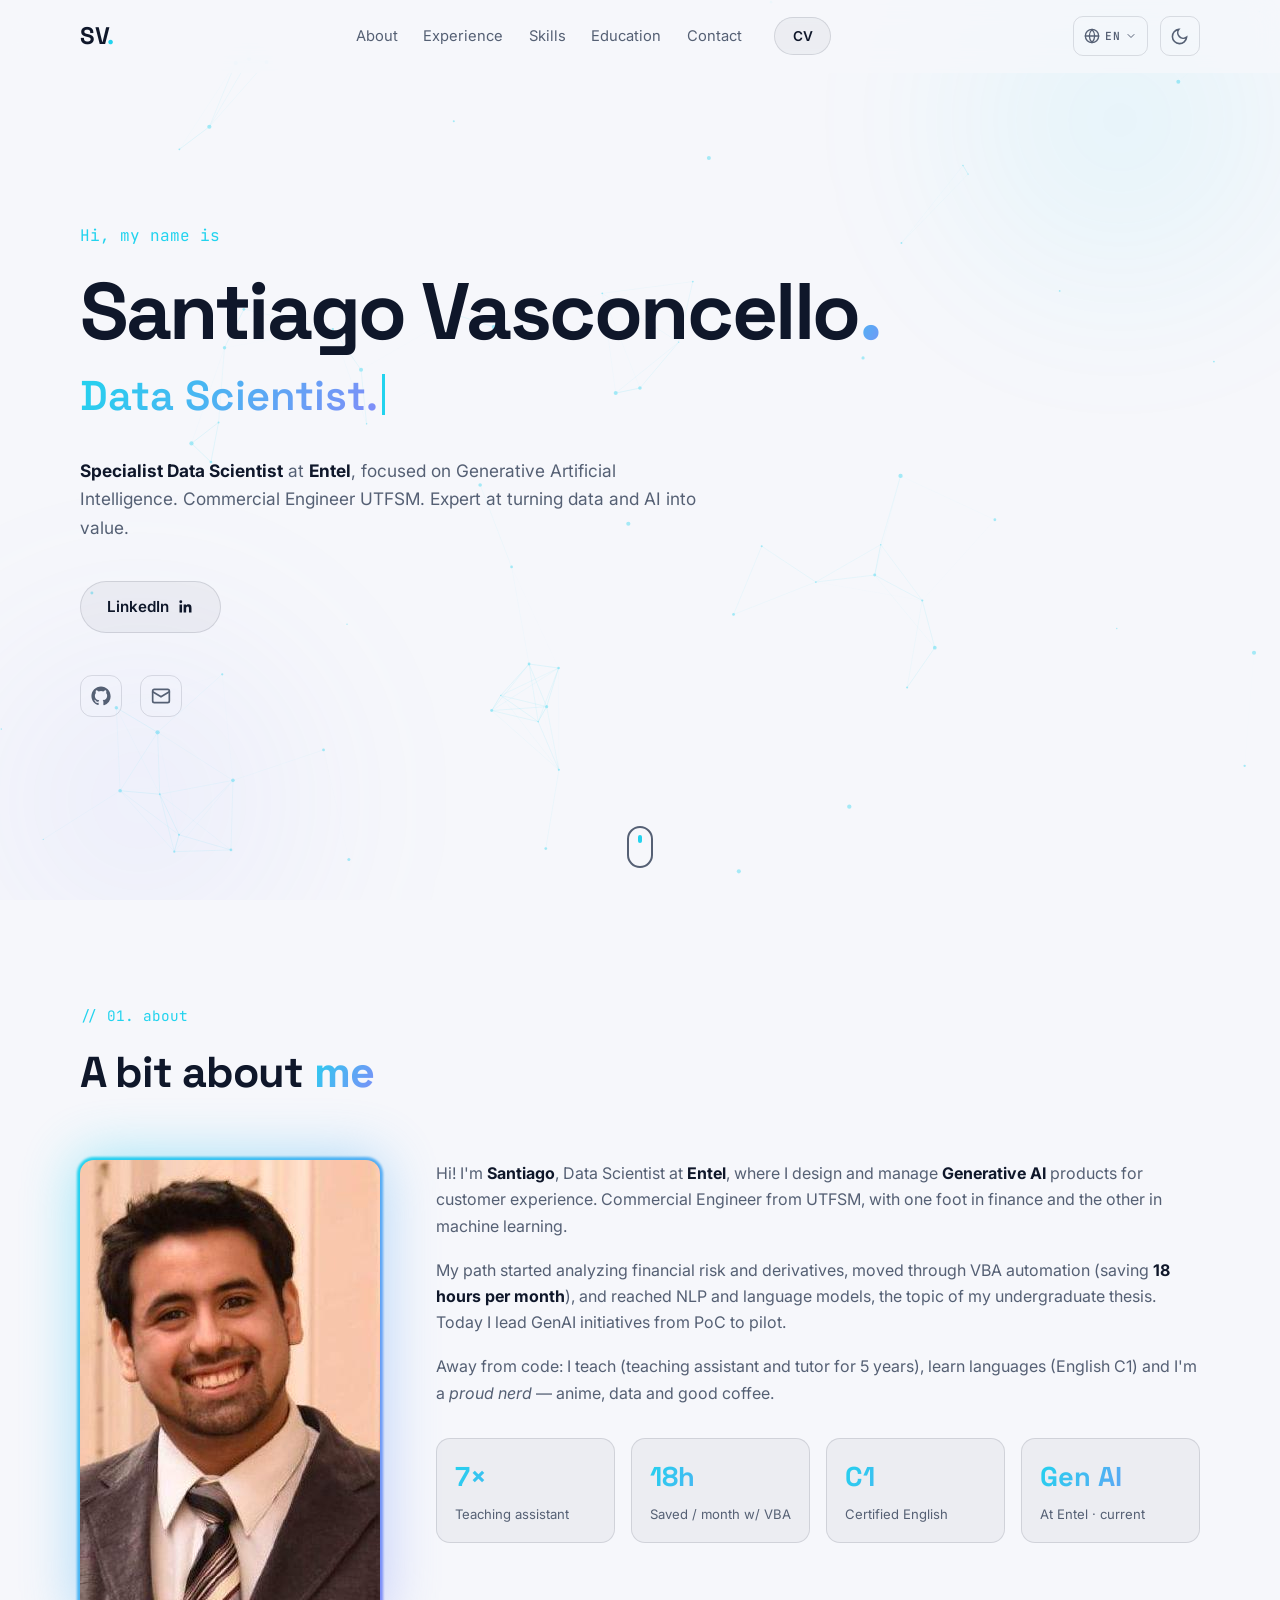
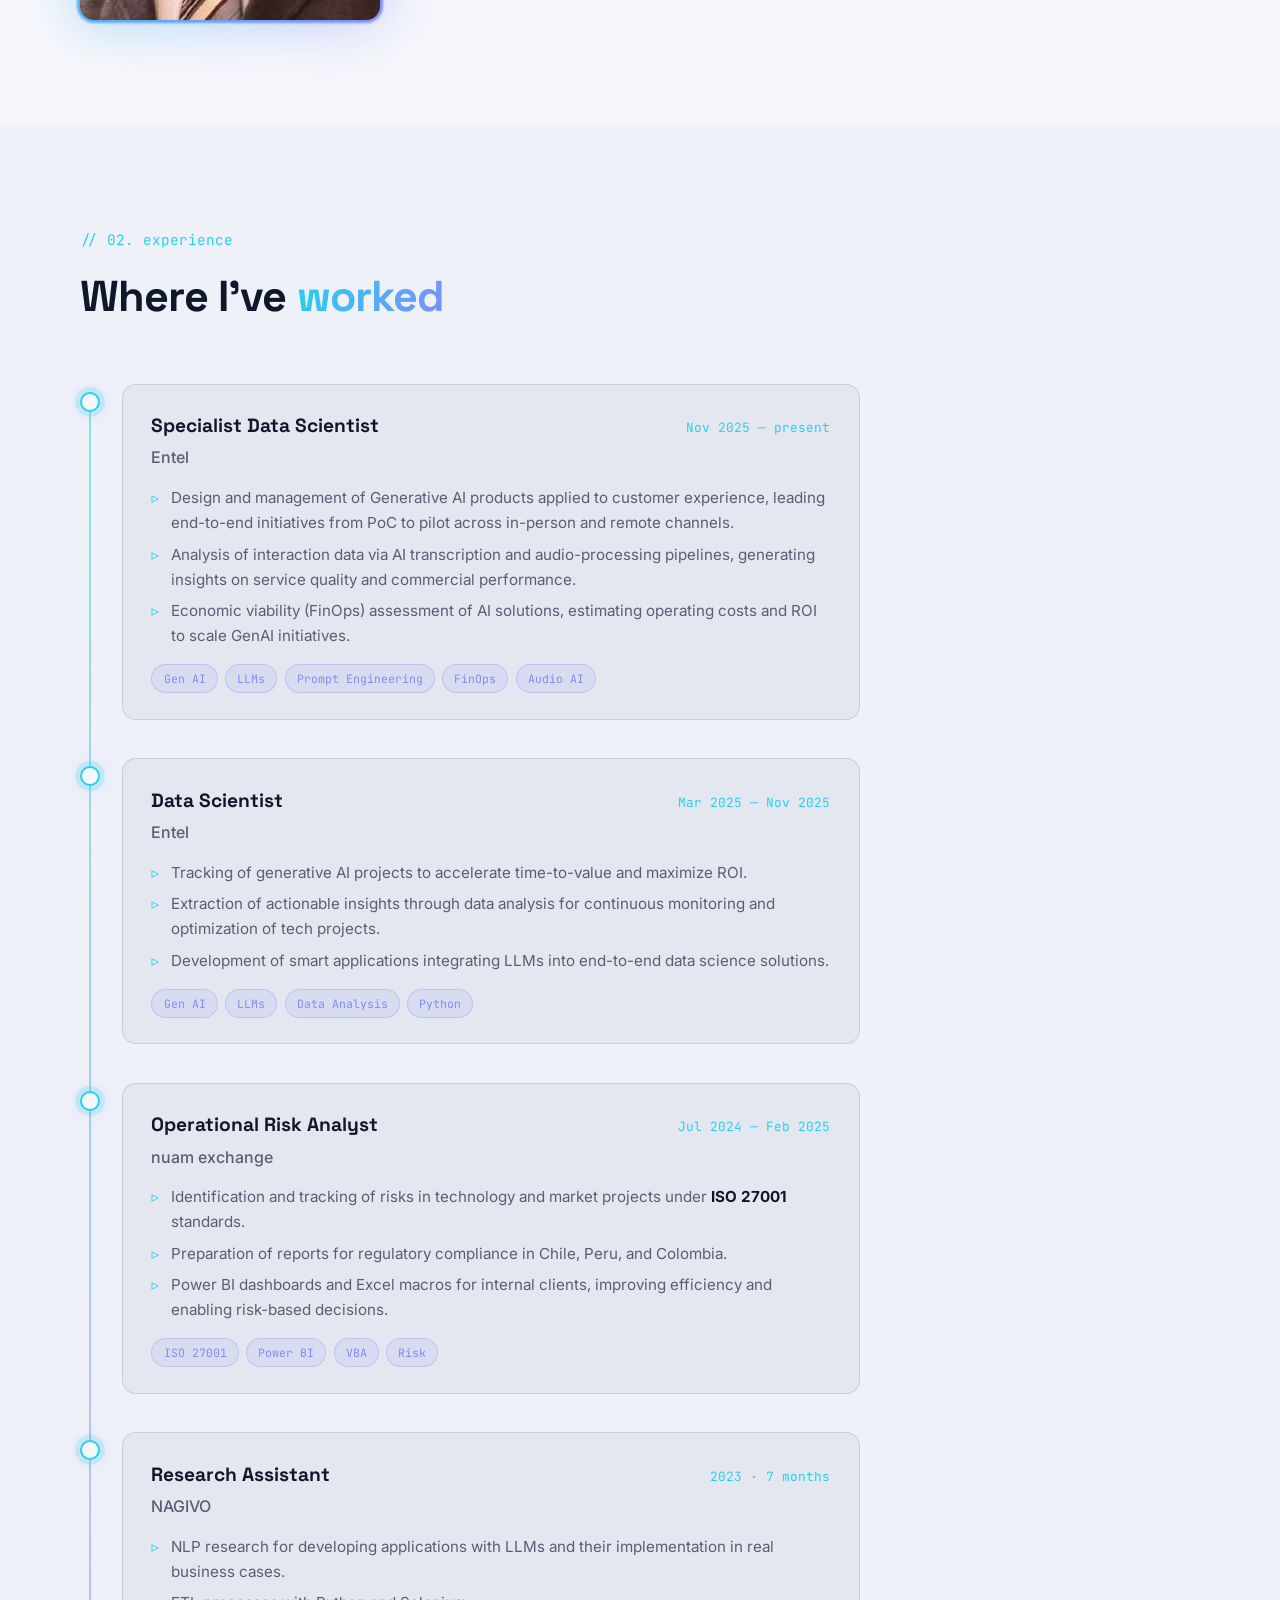
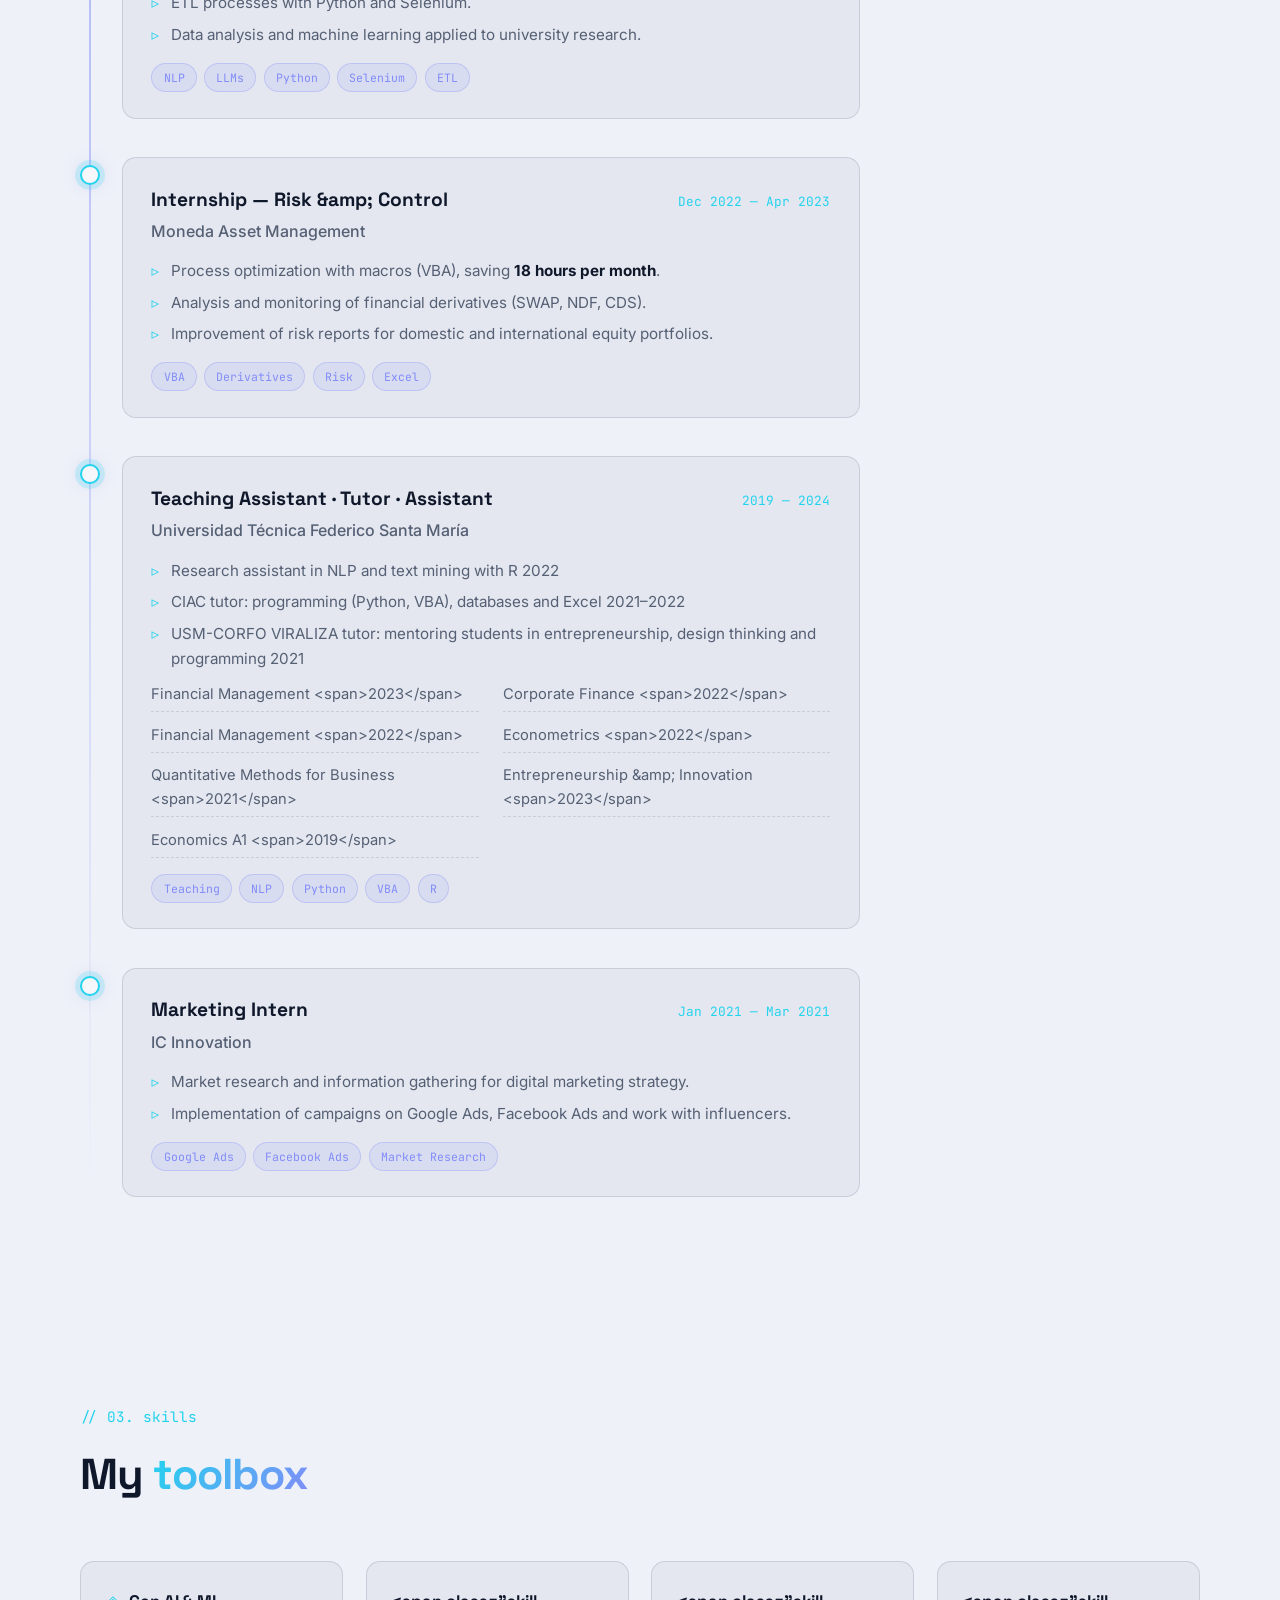
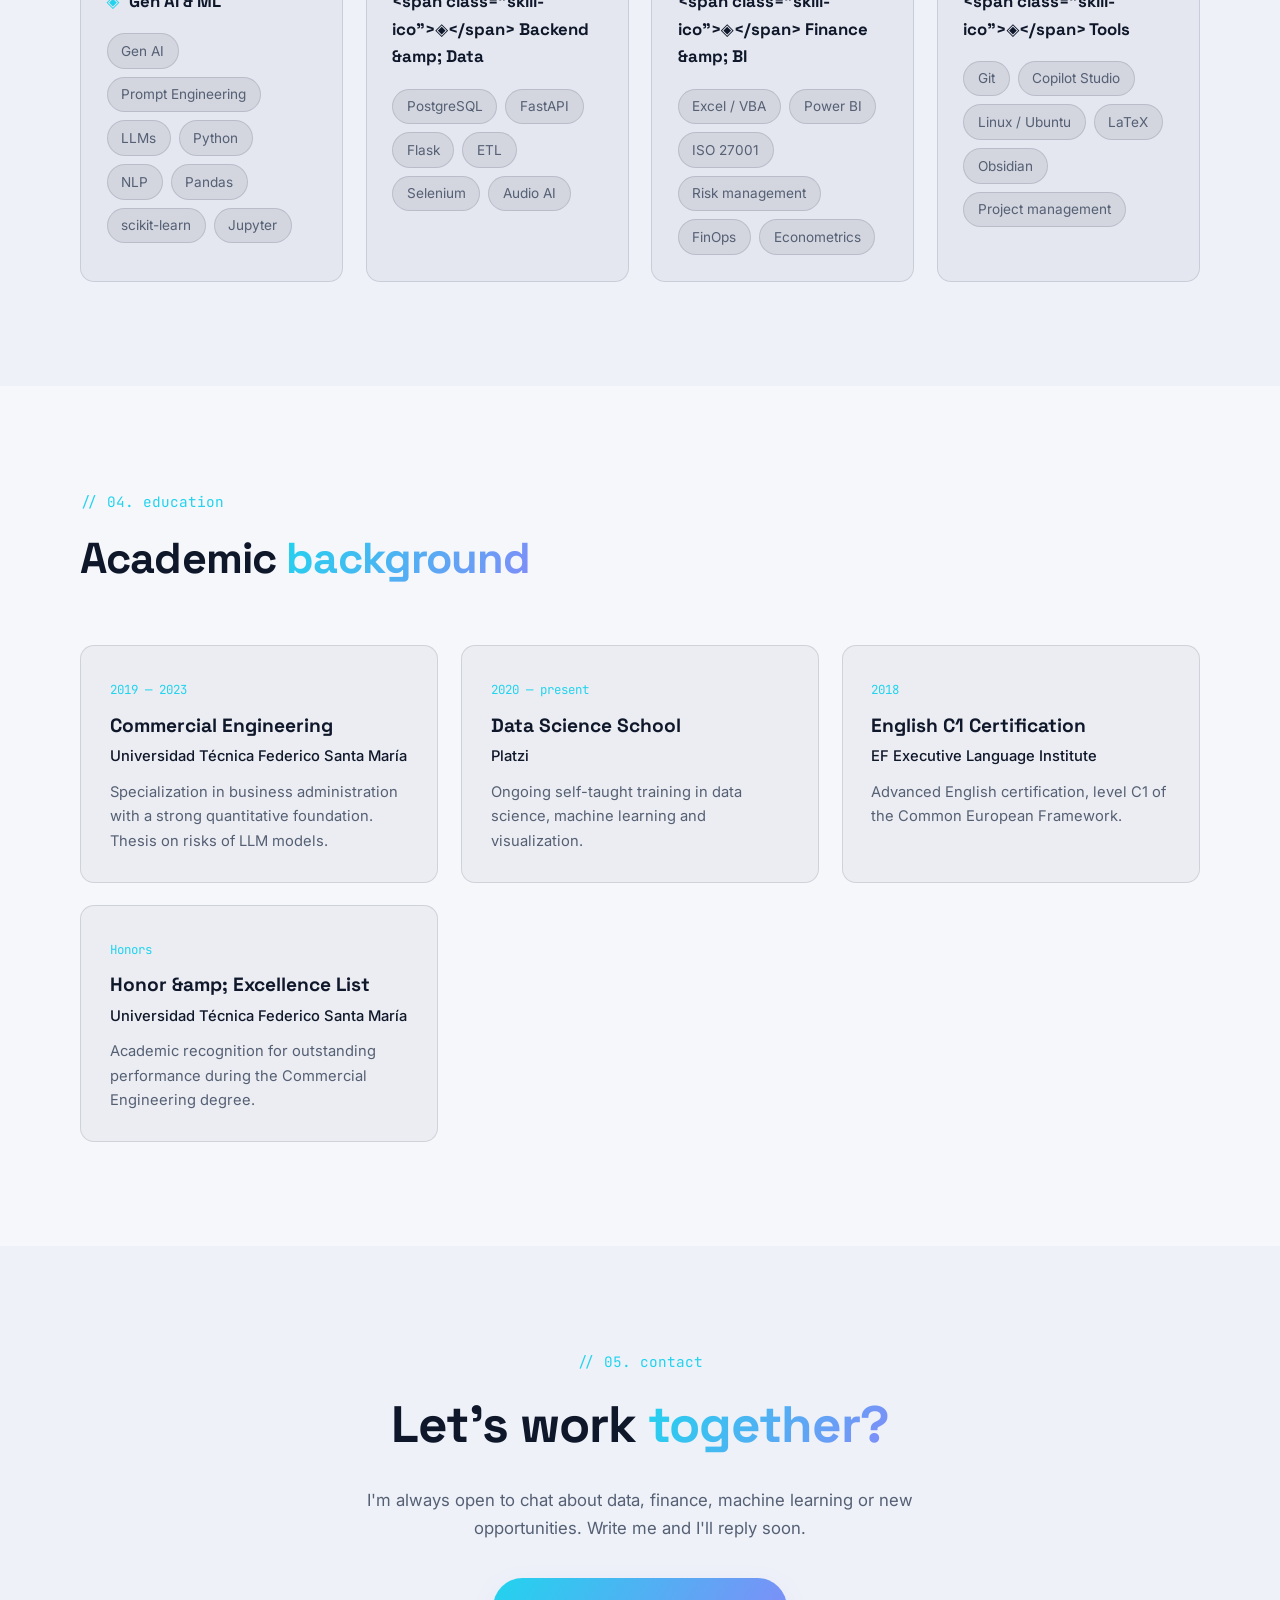
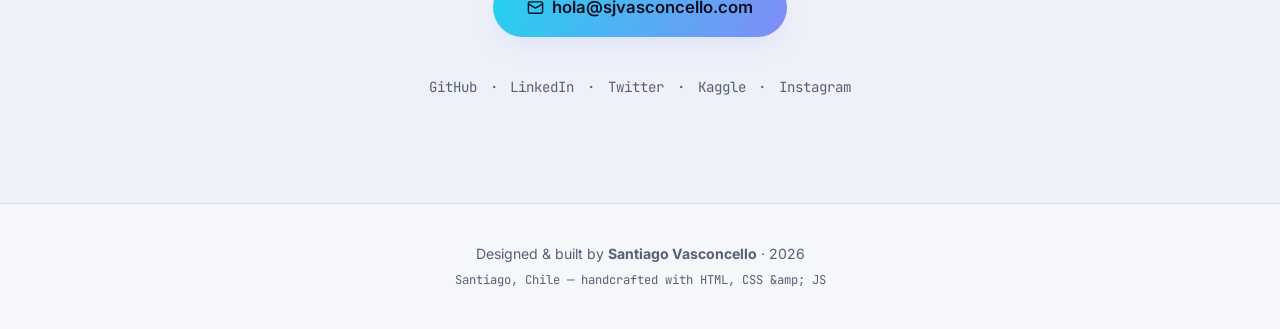
<file: docs/index.html>
<!DOCTYPE html>
<html lang="es" data-theme="dark">
<head>
  <meta charset="UTF-8">
  <meta name="viewport" content="width=device-width, initial-scale=1.0">
  <title>Santiago Vasconcello — Especialista Data Scientist & Gen AI</title>
  <meta name="description" content="Portafolio de Santiago J. Vasconcello Acuña: Especialista Data Scientist en Entel, Gen AI e Ingeniero Comercial UTFSM. Experiencia en IA Generativa, riesgo, NLP y LLMs.">
  <meta property="og:title" content="Santiago Vasconcello — Especialista Data Scientist & Gen AI">
  <meta property="og:description" content="Especialista Data Scientist @ Entel · Gen AI · Riesgo · NLP & LLMs">
  <meta property="og:type" content="website">
  <meta property="og:url" content="https://sjvasconcello.github.io">
  <meta property="og:image" content="https://sjvasconcello.github.io/assets/img/profile.jpg">
  <link rel="icon" href="data:image/svg+xml,%3Csvg xmlns='http://www.w3.org/2000/svg' viewBox='0 0 64 64'%3E%3Cdefs%3E%3ClinearGradient id='g' x1='0' y1='0' x2='1' y2='1'%3E%3Cstop offset='0' stop-color='%2322d3ee'/%3E%3Cstop offset='1' stop-color='%23818cf8'/%3E%3C/linearGradient%3E%3C/defs%3E%3Crect width='64' height='64' rx='14' fill='%230b1120'/%3E%3Ctext x='32' y='43' font-family='monospace' font-size='30' font-weight='bold' text-anchor='middle' fill='url(%23g)'%3ESV%3C/text%3E%3C/svg%3E">
  <link rel="preconnect" href="https://fonts.googleapis.com">
  <link rel="preconnect" href="https://fonts.gstatic.com" crossorigin>
  <link href="https://fonts.googleapis.com/css2?family=Inter:wght@400;500;600&family=Space+Grotesk:wght@500;600;700&family=JetBrains+Mono:wght@400;500&family=Noto+Sans+JP:wght@400;500;600&display=swap" rel="stylesheet">
  <link rel="stylesheet" href="assets/css/style.css">
</head>
<body>

  <div class="scroll-progress" id="scrollProgress" aria-hidden="true"></div>

  <!-- ============ NAV ============ -->
  <header class="nav" id="nav">
    <div class="nav-inner container">
      <a href="#inicio" class="nav-logo" aria-label="Ir al inicio">SV<span>.</span></a>
      <nav class="nav-links" id="navLinks" aria-label="Navegación principal">
        <a href="#sobre-mi" class="nav-link" data-i18n="nav.about">Sobre mí</a>
        <a href="#experiencia" class="nav-link" data-i18n="nav.experience">Experiencia</a>
        <a href="#skills" class="nav-link" data-i18n="nav.skills">Skills</a>
        <a href="#educacion" class="nav-link" data-i18n="nav.education">Educación</a>
        <a href="#contacto" class="nav-link" data-i18n="nav.contact">Contacto</a>
        <a href="cv.pdf" class="btn btn-sm btn-outline nav-cv" target="_blank" rel="noopener">CV</a>
      </nav>
      <div class="nav-actions">
        <div class="lang-select" id="langSelect">
          <button class="lang-btn" id="langBtn" aria-label="Language" aria-expanded="false" aria-haspopup="true">
            <svg viewBox="0 0 24 24" fill="none" stroke="currentColor" stroke-width="2" stroke-linecap="round" stroke-linejoin="round"><circle cx="12" cy="12" r="10"/><path d="M2 12h20"/><path d="M12 2a15.3 15.3 0 0 1 4 10 15.3 15.3 0 0 1-4 10 15.3 15.3 0 0 1-4-10 15.3 15.3 0 0 1 4-10Z"/></svg>
            <span class="lang-current" id="langCurrent">ES</span>
            <svg class="lang-chev" viewBox="0 0 24 24" fill="none" stroke="currentColor" stroke-width="2" stroke-linecap="round" stroke-linejoin="round"><path d="m6 9 6 6 6-6"/></svg>
          </button>
          <ul class="lang-menu" id="langMenu" role="menu" style="display:none">
            <li><button role="menuitemradio" aria-checked="true" data-lang="es">Español</button></li>
            <li><button role="menuitemradio" aria-checked="false" data-lang="en">English</button></li>
            <li><button role="menuitemradio" aria-checked="false" data-lang="ja">日本語</button></li>
          </ul>
        </div>
        <button class="theme-toggle" id="themeToggle" aria-label="Cambiar tema">
          <svg class="icon-sun" viewBox="0 0 24 24" fill="none" stroke="currentColor" stroke-width="2" stroke-linecap="round"><circle cx="12" cy="12" r="4"/><path d="M12 2v2m0 16v2M4.9 4.9l1.4 1.4m11.3 11.3 1.4 1.4M2 12h2m16 0h2M4.9 19.1l1.4-1.4M17.7 6.3l1.4-1.4"/></svg>
          <svg class="icon-moon" viewBox="0 0 24 24" fill="none" stroke="currentColor" stroke-width="2" stroke-linecap="round"><path d="M21 12.8A9 9 0 1 1 11.2 3a7 7 0 0 0 9.8 9.8Z"/></svg>
        </button>
        <button class="nav-burger" id="navBurger" aria-label="Abrir menú" aria-expanded="false">
          <span></span><span></span><span></span>
        </button>
      </div>
    </div>
  </header>

  <main>

    <!-- ============ HERO ============ -->
    <section class="hero" id="inicio">
      <canvas id="particles" aria-hidden="true"></canvas>
      <div class="hero-orbs" aria-hidden="true">
        <div class="orb orb-1"></div>
        <div class="orb orb-2"></div>
      </div>
      <div class="container hero-content">
        <p class="hero-kicker reveal" data-i18n="hero.kicker">Hola, mi nombre es</p>
        <h1 class="hero-name reveal">Santiago Vasconcello<span class="grad">.</span></h1>
        <h2 class="hero-role reveal">
          <span class="grad" id="typed"></span><span class="caret" aria-hidden="true"></span>
        </h2>
        <p class="hero-desc reveal" data-i18n-html="hero.desc">
          <strong>Especialista Data Scientist</strong> en <strong>Entel</strong>, enfocado en
          Inteligencia Artificial Generativa. Ingeniero Comercial UTFSM. Experto en
          convertir los datos y la IA en valor.
        </p>
        <div class="hero-cta reveal">
          <a href="https://www.linkedin.com/in/sjvasconcello/" class="btn btn-outline" target="_blank" rel="noopener">
            <span data-i18n="hero.linkedin">LinkedIn</span>
            <svg viewBox="0 0 24 24" fill="currentColor"><path d="M20.45 20.45h-3.55v-5.57c0-1.33-.03-3.04-1.85-3.04-1.86 0-2.14 1.45-2.14 2.94v5.67H9.35V9h3.41v1.56h.05c.48-.9 1.64-1.85 3.37-1.85 3.6 0 4.27 2.37 4.27 5.46v6.28ZM5.34 7.43a2.06 2.06 0 1 1 0-4.12 2.06 2.06 0 0 1 0 4.12ZM7.12 20.45H3.55V9h3.57v11.45Z"/></svg>
          </a>
        </div>
        <div class="hero-socials reveal">
          <a href="https://github.com/sjvasconcello" target="_blank" rel="noopener" aria-label="GitHub">
            <svg viewBox="0 0 24 24" fill="currentColor"><path d="M12 .5C5.65.5.5 5.65.5 12c0 5.08 3.29 9.39 7.86 10.91.58.11.79-.25.79-.56 0-.27-.01-1.17-.02-2.12-3.2.7-3.88-1.36-3.88-1.36-.52-1.33-1.28-1.68-1.28-1.68-1.04-.71.08-.7.08-.7 1.15.08 1.76 1.19 1.76 1.19 1.03 1.76 2.7 1.25 3.36.96.1-.75.4-1.25.72-1.54-2.55-.29-5.24-1.28-5.24-5.69 0-1.26.45-2.28 1.19-3.09-.12-.29-.52-1.46.11-3.05 0 0 .97-.31 3.17 1.18a11 11 0 0 1 5.77 0c2.2-1.49 3.17-1.18 3.17-1.18.63 1.59.23 2.76.11 3.05.74.81 1.19 1.83 1.19 3.09 0 4.42-2.7 5.4-5.26 5.68.41.36.78 1.06.78 2.14 0 1.55-.01 2.79-.01 3.17 0 .31.21.68.8.56A10.52 10.52 0 0 0 23.5 12C23.5 5.65 18.35.5 12 .5Z"/></svg>
          </a>
          <a href="mailto:hola@sjvasconcello.com" aria-label="Email">
            <svg viewBox="0 0 24 24" fill="none" stroke="currentColor" stroke-width="2" stroke-linecap="round" stroke-linejoin="round"><rect x="2" y="4" width="20" height="16" rx="2"/><path d="m22 7-10 6L2 7"/></svg>
          </a>
        </div>
      </div>
      <a href="#sobre-mi" class="hero-scroll" aria-label="Bajar a sobre mí">
        <span class="mouse"><span class="wheel"></span></span>
      </a>
    </section>

    <!-- ============ SOBRE MÍ ============ -->
    <section class="section" id="sobre-mi">
      <div class="container">
        <div class="section-head reveal">
          <span class="section-kicker" data-i18n="about.kicker">// 01. sobre-mí</span>
          <h2 class="section-title" data-i18n-html="about.title">Un poco de <span class="grad">mí</span></h2>
        </div>
        <div class="about-grid">
          <div class="about-photo reveal">
            <div class="photo-frame">
              <img src="assets/img/profile.jpg" alt="Fotografía de Santiago Vasconcello" width="460" height="460">
            </div>
          </div>
          <div class="about-text">
            <p class="reveal" data-i18n-html="about.p1">
              ¡Hola! Soy <strong>Santiago</strong>, Data Scientist en <strong>Entel</strong>,
              donde diseño y gestiono productos de <strong>IA Generativa</strong> para la experiencia del cliente.
              Ingeniero Comercial UTFSM, con un pie en las finanzas y el otro en el machine learning.
            </p>
            <p class="reveal" data-i18n-html="about.p2">
              Mi camino empezó analizando riesgo financiero y derivados, pasó por la automatización
              con VBA (ahorrando <strong>18 horas mensuales</strong>), y llegó hasta el NLP y los
              modelos de lenguaje, tema de mi tesis de pregrado. Hoy lidero iniciativas de GenAI
              desde el PoC hasta el piloto.
            </p>
            <p class="reveal" data-i18n-html="about.p3">
              Fuera del código: enseño (ayudante de cátedra y tutor por 5 años), aprendo idiomas
              (inglés C1) y soy <em>nerd orgulloso</em> — anime, datos y buen café.
            </p>
            <ul class="about-facts reveal">
              <li><span class="fact-num grad">7×</span><span class="fact-label" data-i18n="about.fact1">Ayudante de cátedra</span></li>
              <li><span class="fact-num grad">18h</span><span class="fact-label" data-i18n="about.fact2">Ahorradas / mes con VBA</span></li>
              <li><span class="fact-num grad">C1</span><span class="fact-label" data-i18n="about.fact3">Inglés certificado</span></li>
              <li><span class="fact-num grad">Gen AI</span><span class="fact-label" data-i18n="about.fact4">En Entel · actual</span></li>
            </ul>
          </div>
        </div>
      </div>
    </section>

    <!-- ============ EXPERIENCIA ============ -->
    <section class="section section-alt" id="experiencia">
      <div class="container">
        <div class="section-head reveal">
          <span class="section-kicker" data-i18n="exp.kicker">// 02. experiencia</span>
          <h2 class="section-title" data-i18n-html="exp.title">Dónde he <span class="grad">trabajado</span></h2>
        </div>
        <div class="timeline">

          <article class="timeline-item reveal">
            <div class="timeline-dot"></div>
            <div class="timeline-card">
              <div class="timeline-top">
                <h3 data-i18n="exp.j1.title">Especialista Data Scientist</h3>
                <span class="timeline-date" data-i18n="exp.j1.date">nov. 2025 — presente</span>
              </div>
              <p class="timeline-org">Entel</p>
              <ul>
                <li data-i18n-html="exp.j1.p1">Diseño y gestión de productos de IA Generativa aplicados a la experiencia del cliente, liderando iniciativas end-to-end desde PoC hasta piloto en canales presencial y remoto.</li>
                <li data-i18n-html="exp.j1.p2">Análisis de datos de interacciones mediante pipelines de transcripción y procesamiento de audio con IA, generando insights sobre calidad de servicio y desempeño comercial.</li>
                <li data-i18n-html="exp.j1.p3">Evaluación de viabilidad económica (FinOps) de soluciones de IA, estimando costos operativos y ROI para escalar iniciativas de GenAI.</li>
              </ul>
              <div class="tags"><span>Gen AI</span><span>LLMs</span><span>Prompt Engineering</span><span>FinOps</span><span>Audio AI</span></div>
            </div>
          </article>

          <article class="timeline-item reveal">
            <div class="timeline-dot"></div>
            <div class="timeline-card">
              <div class="timeline-top">
                <h3 data-i18n="exp.j2.title">Data Scientist</h3>
                <span class="timeline-date" data-i18n="exp.j2.date">mar. 2025 — nov. 2025</span>
              </div>
              <p class="timeline-org">Entel</p>
              <ul>
                <li data-i18n-html="exp.j2.p1">Seguimiento de proyectos de IA generativa para acelerar time-to-value y maximizar el ROI.</li>
                <li data-i18n-html="exp.j2.p2">Extracción de insights accionables mediante análisis de datos para monitoreo continuo y optimización de proyectos tecnológicos.</li>
                <li data-i18n-html="exp.j2.p3">Desarrollo de aplicaciones inteligentes integrando LLMs en soluciones end-to-end de ciencia de datos.</li>
              </ul>
              <div class="tags"><span>Gen AI</span><span>LLMs</span><span>Data Analysis</span><span>Python</span></div>
            </div>
          </article>

          <article class="timeline-item reveal">
            <div class="timeline-dot"></div>
            <div class="timeline-card">
              <div class="timeline-top">
                <h3 data-i18n="exp.j3.title">Analista Riesgo Operacional</h3>
                <span class="timeline-date" data-i18n="exp.j3.date">jul. 2024 — feb. 2025</span>
              </div>
              <p class="timeline-org">nuam exchange</p>
              <ul>
                <li data-i18n-html="exp.j3.p1">Identificación y seguimiento de riesgos en proyectos de tecnología y mercado bajo estándares <strong>ISO 27001</strong>.</li>
                <li data-i18n-html="exp.j3.p2">Elaboración de informes para cumplimiento normativo en Chile, Perú y Colombia.</li>
                <li data-i18n-html="exp.j3.p3">Dashboards en Power BI y macros en Excel para clientes internos, mejorando eficiencia y facilitando decisiones basadas en riesgo.</li>
              </ul>
              <div class="tags"><span>ISO 27001</span><span>Power BI</span><span>VBA</span><span data-i18n="tag.riesgo">Riesgo</span></div>
            </div>
          </article>

          <article class="timeline-item reveal">
            <div class="timeline-dot"></div>
            <div class="timeline-card">
              <div class="timeline-top">
                <h3 data-i18n="exp.j4.title">Asistente de investigación</h3>
                <span class="timeline-date" data-i18n="exp.j4.date">2023 · 7 meses</span>
              </div>
              <p class="timeline-org">NAGIVO</p>
              <ul>
                <li data-i18n-html="exp.j4.p1">Investigación en NLP para el desarrollo de aplicaciones con LLMs y su implementación en casos reales de negocio.</li>
                <li data-i18n-html="exp.j4.p2">Procesos de ETL con Python y Selenium.</li>
                <li data-i18n-html="exp.j4.p3">Análisis de datos y machine learning aplicado a investigación universitaria.</li>
              </ul>
              <div class="tags"><span>NLP</span><span>LLMs</span><span>Python</span><span>Selenium</span><span>ETL</span></div>
            </div>
          </article>

          <article class="timeline-item reveal">
            <div class="timeline-dot"></div>
            <div class="timeline-card">
              <div class="timeline-top">
                <h3 data-i18n="exp.j5.title">Internship — Risk &amp; Control</h3>
                <span class="timeline-date" data-i18n="exp.j5.date">dic. 2022 — abr. 2023</span>
              </div>
              <p class="timeline-org">Moneda Asset Management</p>
              <ul>
                <li data-i18n-html="exp.j5.p1">Optimización de procesos con macros (VBA), ahorrando <strong>18 horas al mes</strong>.</li>
                <li data-i18n-html="exp.j5.p2">Análisis y monitoreo de derivados financieros (SWAP, NDF, CDS).</li>
                <li data-i18n-html="exp.j5.p3">Mejora de informes de riesgo para portafolios de renta variable nacional e internacional.</li>
              </ul>
              <div class="tags"><span>VBA</span><span data-i18n="tag.derivados">Derivados</span><span data-i18n="tag.riesgo">Riesgo</span><span>Excel</span></div>
            </div>
          </article>

          <article class="timeline-item reveal">
            <div class="timeline-dot"></div>
            <div class="timeline-card">
              <div class="timeline-top">
                <h3 data-i18n="exp.j6.title">Ayudante de Cátedra · Tutor · Asistente</h3>
                <span class="timeline-date">2019 — 2024</span>
              </div>
              <p class="timeline-org">Universidad Técnica Federico Santa María</p>
              <ul>
                <li data-i18n-html="exp.j6.p1">Asistente de investigación en NLP y minería de texto con R <span>2022</span></li>
                <li data-i18n-html="exp.j6.p2">Tutor CIAC: programación (Python, VBA), bases de datos y Excel <span>2021–2022</span></li>
                <li data-i18n-html="exp.j6.p3">Tutor USM-CORFO VIRALIZA: mentoría a estudiantes en emprendimiento, design thinking y programación <span>2021</span></li>
              </ul>
              <ul class="courses">
                <li data-i18n="exp.c1">Dirección Financiera <span>2023</span></li>
                <li data-i18n="exp.c2">Finanzas Corporativas <span>2022</span></li>
                <li data-i18n="exp.c3">Dirección Financiera <span>2022</span></li>
                <li data-i18n="exp.c4">Econometría <span>2022</span></li>
                <li data-i18n="exp.c5">Métodos Cuantitativos p/ Negocios <span>2021</span></li>
                <li data-i18n="exp.c6">Emprendimiento e Innovación <span>2023</span></li>
                <li data-i18n="exp.c7">Economía A1 <span>2019</span></li>
              </ul>
              <div class="tags"><span data-i18n="tag.docencia">Docencia</span><span>NLP</span><span>Python</span><span>VBA</span><span>R</span></div>
            </div>
          </article>

          <article class="timeline-item reveal">
            <div class="timeline-dot"></div>
            <div class="timeline-card">
              <div class="timeline-top">
                <h3 data-i18n="exp.j7.title">Becario de Marketing</h3>
                <span class="timeline-date" data-i18n="exp.j7.date">ene. 2021 — mar. 2021</span>
              </div>
              <p class="timeline-org">IC Innovation</p>
              <ul>
                <li data-i18n-html="exp.j7.p1">Estudios de mercado y levantamiento de información para estrategia de marketing digital.</li>
                <li data-i18n-html="exp.j7.p2">Implementación de campañas en Google Ads, Facebook Ads y trabajo con influencers.</li>
              </ul>
              <div class="tags"><span>Google Ads</span><span>Facebook Ads</span><span data-i18n="tag.market-research">Market Research</span></div>
            </div>
          </article>

        </div>
      </div>
    </section>



    <!-- ============ SKILLS ============ -->
    <section class="section section-alt" id="skills">
      <div class="container">
        <div class="section-head reveal">
          <span class="section-kicker">// 03. skills</span>
          <h2 class="section-title" data-i18n-html="skills.title">Mi <span class="grad">caja de herramientas</span></h2>
        </div>
        <div class="skills-grid">
          <div class="skill-card reveal">
            <h3><span class="skill-ico">◈</span> Gen AI &amp; ML</h3>
            <div class="chips">
              <span class="chip">Gen AI</span><span class="chip">Prompt Engineering</span><span class="chip">LLMs</span>
              <span class="chip">Python</span><span class="chip">NLP</span><span class="chip">Pandas</span>
              <span class="chip">scikit-learn</span><span class="chip">Jupyter</span>
            </div>
          </div>
          <div class="skill-card reveal">
            <h3 data-i18n="skills.card2"><span class="skill-ico">◈</span> Backend &amp; Datos</h3>
            <div class="chips">
              <span class="chip">PostgreSQL</span><span class="chip">FastAPI</span><span class="chip">Flask</span>
              <span class="chip">ETL</span><span class="chip">Selenium</span><span class="chip">Audio AI</span>
            </div>
          </div>
          <div class="skill-card reveal">
            <h3 data-i18n="skills.card3"><span class="skill-ico">◈</span> Finanzas &amp; BI</h3>
            <div class="chips">
              <span class="chip">Excel / VBA</span><span class="chip">Power BI</span><span class="chip">ISO 27001</span>
              <span class="chip" data-i18n="tag.riesgo-gestion">Gestión de riesgo</span><span class="chip">FinOps</span><span class="chip" data-i18n="tag.econometria">Econometría</span>
            </div>
          </div>
          <div class="skill-card reveal">
            <h3 data-i18n="skills.card4"><span class="skill-ico">◈</span> Herramientas</h3>
            <div class="chips">
              <span class="chip">Git</span><span class="chip">Copilot Studio</span><span class="chip">Linux / Ubuntu</span>
              <span class="chip">LaTeX</span><span class="chip">Obsidian</span><span class="chip" data-i18n="tag.gestion-proyectos">Gestión de proyectos</span>
            </div>
          </div>
        </div>

      </div>
    </section>

    <!-- ============ EDUCACIÓN ============ -->
    <section class="section" id="educacion">
      <div class="container">
        <div class="section-head reveal">
          <span class="section-kicker" data-i18n="edu.kicker">// 04. educación</span>
          <h2 class="section-title" data-i18n-html="edu.title">Formación <span class="grad">académica</span></h2>
        </div>
        <div class="edu-grid">
          <article class="edu-card reveal">
            <span class="edu-years">2019 — 2023</span>
            <h3 data-i18n="edu1.title">Ingeniería Comercial</h3>
            <p class="edu-org">Universidad Técnica Federico Santa María</p>
            <p class="edu-desc" data-i18n="edu1.desc">Mención administración de empresas con fuerte base cuantitativa. Tesis sobre riesgos de modelos LLM.</p>
          </article>
          <article class="edu-card reveal">
            <span class="edu-years" data-i18n="edu2.years">2020 — actualidad</span>
            <h3 data-i18n="edu2.title">Escuela de Data Science</h3>
            <p class="edu-org">Platzi</p>
            <p class="edu-desc" data-i18n="edu2.desc">Formación autodidacta continua en ciencia de datos, machine learning y visualización.</p>
          </article>
          <article class="edu-card reveal">
            <span class="edu-years">2018</span>
            <h3>English C1 Certification</h3>
            <p class="edu-org">EF Executive Language Institute</p>
            <p class="edu-desc" data-i18n="edu3.desc">Certificación de inglés avanzado nivel C1 del marco común europeo.</p>
          </article>
          <article class="edu-card reveal">
            <span class="edu-years" data-i18n="edu4.years">Honores</span>
            <h3 data-i18n="edu4.title">Lista de Honor y Excelencia</h3>
            <p class="edu-org">Universidad Técnica Federico Santa María</p>
            <p class="edu-desc" data-i18n="edu4.desc">Reconocimiento académico por rendimiento destacado durante la carrera de Ingeniería Comercial.</p>
          </article>
        </div>
      </div>
    </section>

    <!-- ============ CONTACTO ============ -->
    <section class="section section-alt" id="contacto">
      <div class="container contact-inner">
        <span class="section-kicker reveal" data-i18n="contact.kicker">// 05. contacto</span>
        <h2 class="contact-title reveal" data-i18n-html="contact.title">¿Trabajamos <span class="grad">juntos?</span></h2>
        <p class="contact-desc reveal" data-i18n="contact.desc">
          Siempre estoy abierto a conversar sobre datos, finanzas, machine learning
          o nuevas oportunidades. Escríbeme y te respondo pronto.
        </p>
        <div class="reveal">
          <a href="mailto:hola@sjvasconcello.com" class="btn btn-primary btn-lg">
            <svg viewBox="0 0 24 24" fill="none" stroke="currentColor" stroke-width="2" stroke-linecap="round" stroke-linejoin="round"><rect x="2" y="4" width="20" height="16" rx="2"/><path d="m22 7-10 6L2 7"/></svg>
            hola@sjvasconcello.com
          </a>
        </div>
        <div class="contact-socials reveal">
          <a href="https://github.com/sjvasconcello" target="_blank" rel="noopener">GitHub</a>
          <span>·</span>
          <a href="https://www.linkedin.com/in/sjvasconcello/" target="_blank" rel="noopener">LinkedIn</a>
          <span>·</span>
          <a href="https://twitter.com/sjvasconcello" target="_blank" rel="noopener">Twitter</a>
          <span>·</span>
          <a href="https://www.kaggle.com/sjvasconcello" target="_blank" rel="noopener">Kaggle</a>
          <span>·</span>
          <a href="https://www.instagram.com/sjvasconcello" target="_blank" rel="noopener">Instagram</a>
        </div>
      </div>
    </section>

  </main>

  <footer class="footer">
    <div class="container footer-inner">
      <p data-i18n-html="footer.main">Diseñado y construido por <strong>Santiago Vasconcello</strong> · <span id="year"></span></p>
      <p class="footer-sub" data-i18n="footer.sub">Santiago, Chile — hecho a mano con HTML, CSS y JS</p>
    </div>
  </footer>

  <button class="back-top" id="backTop" aria-label="Volver arriba">
    <svg viewBox="0 0 24 24" fill="none" stroke="currentColor" stroke-width="2" stroke-linecap="round" stroke-linejoin="round"><path d="m18 15-6-6-6 6"/></svg>
  </button>

  <script src="assets/js/i18n.js"></script>
  <script src="assets/js/main.js"></script>
</body>
</html>
</file>
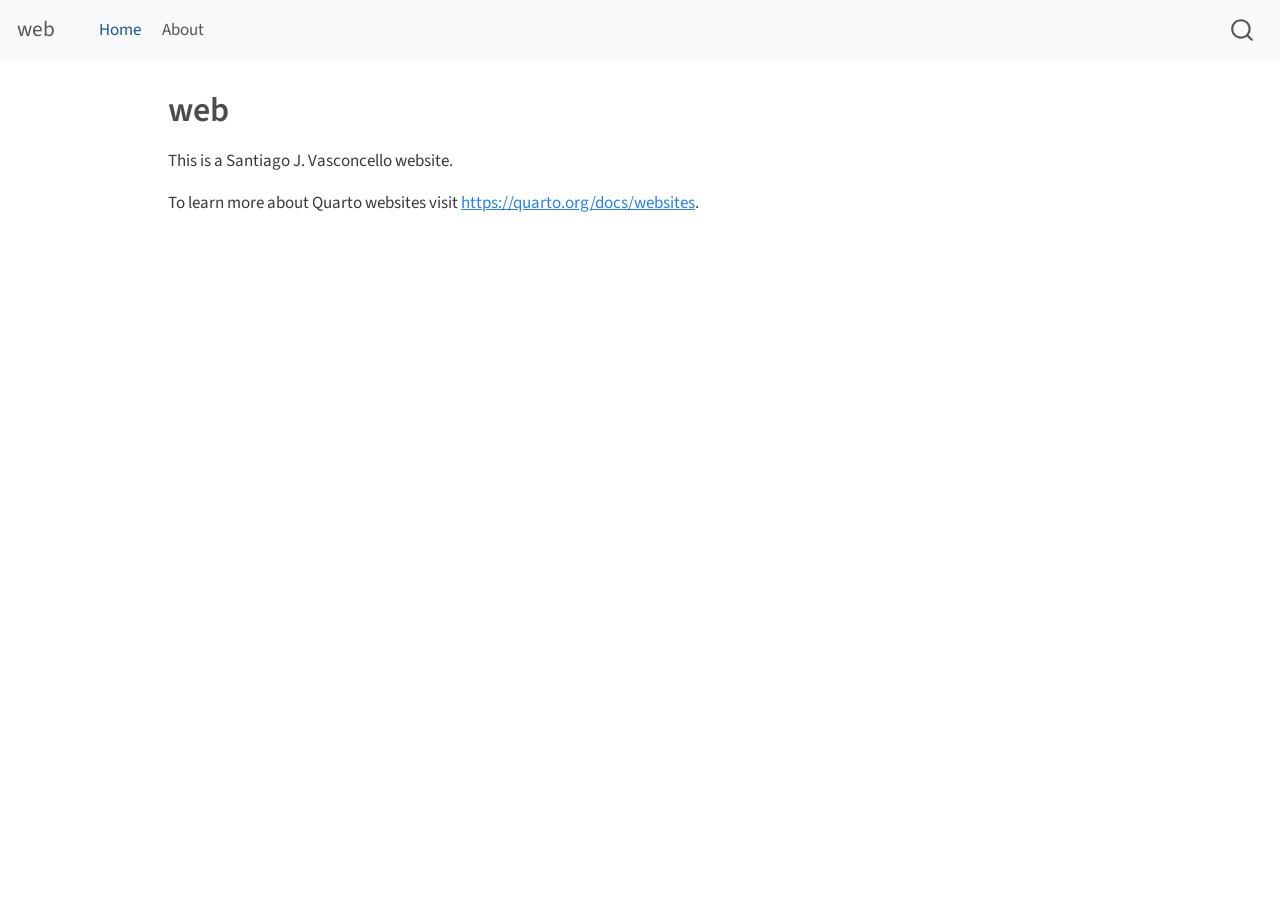
<file: git-page/index.html>
<!DOCTYPE html>
<html xmlns="http://www.w3.org/1999/xhtml" lang="en" xml:lang="en"><head>

<meta charset="utf-8">
<meta name="generator" content="quarto-1.3.450">

<meta name="viewport" content="width=device-width, initial-scale=1.0, user-scalable=yes">


<title>web</title>
<style>
code{white-space: pre-wrap;}
span.smallcaps{font-variant: small-caps;}
div.columns{display: flex; gap: min(4vw, 1.5em);}
div.column{flex: auto; overflow-x: auto;}
div.hanging-indent{margin-left: 1.5em; text-indent: -1.5em;}
ul.task-list{list-style: none;}
ul.task-list li input[type="checkbox"] {
  width: 0.8em;
  margin: 0 0.8em 0.2em -1em; /* quarto-specific, see https://github.com/quarto-dev/quarto-cli/issues/4556 */ 
  vertical-align: middle;
}
</style>


<script src="site_libs/quarto-nav/quarto-nav.js"></script>
<script src="site_libs/quarto-nav/headroom.min.js"></script>
<script src="site_libs/clipboard/clipboard.min.js"></script>
<script src="site_libs/quarto-search/autocomplete.umd.js"></script>
<script src="site_libs/quarto-search/fuse.min.js"></script>
<script src="site_libs/quarto-search/quarto-search.js"></script>
<meta name="quarto:offset" content="./">
<script src="site_libs/quarto-html/quarto.js"></script>
<script src="site_libs/quarto-html/popper.min.js"></script>
<script src="site_libs/quarto-html/tippy.umd.min.js"></script>
<script src="site_libs/quarto-html/anchor.min.js"></script>
<link href="site_libs/quarto-html/tippy.css" rel="stylesheet">
<link href="site_libs/quarto-html/quarto-syntax-highlighting.css" rel="stylesheet" id="quarto-text-highlighting-styles">
<script src="site_libs/bootstrap/bootstrap.min.js"></script>
<link href="site_libs/bootstrap/bootstrap-icons.css" rel="stylesheet">
<link href="site_libs/bootstrap/bootstrap.min.css" rel="stylesheet" id="quarto-bootstrap" data-mode="light">
<script id="quarto-search-options" type="application/json">{
  "location": "navbar",
  "copy-button": false,
  "collapse-after": 3,
  "panel-placement": "end",
  "type": "overlay",
  "limit": 20,
  "language": {
    "search-no-results-text": "No results",
    "search-matching-documents-text": "matching documents",
    "search-copy-link-title": "Copy link to search",
    "search-hide-matches-text": "Hide additional matches",
    "search-more-match-text": "more match in this document",
    "search-more-matches-text": "more matches in this document",
    "search-clear-button-title": "Clear",
    "search-detached-cancel-button-title": "Cancel",
    "search-submit-button-title": "Submit",
    "search-label": "Search"
  }
}</script>


<link rel="stylesheet" href="styles.css">
</head>

<body class="nav-fixed">

<div id="quarto-search-results"></div>
  <header id="quarto-header" class="headroom fixed-top">
    <nav class="navbar navbar-expand-lg navbar-dark ">
      <div class="navbar-container container-fluid">
      <div class="navbar-brand-container">
    <a class="navbar-brand" href="./index.html">
    <span class="navbar-title">web</span>
    </a>
  </div>
            <div id="quarto-search" class="" title="Search"></div>
          <button class="navbar-toggler" type="button" data-bs-toggle="collapse" data-bs-target="#navbarCollapse" aria-controls="navbarCollapse" aria-expanded="false" aria-label="Toggle navigation" onclick="if (window.quartoToggleHeadroom) { window.quartoToggleHeadroom(); }">
  <span class="navbar-toggler-icon"></span>
</button>
          <div class="collapse navbar-collapse" id="navbarCollapse">
            <ul class="navbar-nav navbar-nav-scroll me-auto">
  <li class="nav-item">
    <a class="nav-link active" href="./index.html" rel="" target="" aria-current="page">
 <span class="menu-text">Home</span></a>
  </li>  
  <li class="nav-item">
    <a class="nav-link" href="./about.html" rel="" target="">
 <span class="menu-text">About</span></a>
  </li>  
</ul>
            <div class="quarto-navbar-tools ms-auto">
</div>
          </div> <!-- /navcollapse -->
      </div> <!-- /container-fluid -->
    </nav>
</header>
<!-- content -->
<div id="quarto-content" class="quarto-container page-columns page-rows-contents page-layout-article page-navbar">
<!-- sidebar -->
<!-- margin-sidebar -->
    <div id="quarto-margin-sidebar" class="sidebar margin-sidebar">
        
    </div>
<!-- main -->
<main class="content" id="quarto-document-content">

<header id="title-block-header" class="quarto-title-block default">
<div class="quarto-title">
<h1 class="title">web</h1>
</div>



<div class="quarto-title-meta">

    
  
    
  </div>
  

</header>

<p>This is a Santiago J. Vasconcello website.</p>
<p>To learn more about Quarto websites visit <a href="https://quarto.org/docs/websites" class="uri">https://quarto.org/docs/websites</a>.</p>



</main> <!-- /main -->
<script id="quarto-html-after-body" type="application/javascript">
window.document.addEventListener("DOMContentLoaded", function (event) {
  const toggleBodyColorMode = (bsSheetEl) => {
    const mode = bsSheetEl.getAttribute("data-mode");
    const bodyEl = window.document.querySelector("body");
    if (mode === "dark") {
      bodyEl.classList.add("quarto-dark");
      bodyEl.classList.remove("quarto-light");
    } else {
      bodyEl.classList.add("quarto-light");
      bodyEl.classList.remove("quarto-dark");
    }
  }
  const toggleBodyColorPrimary = () => {
    const bsSheetEl = window.document.querySelector("link#quarto-bootstrap");
    if (bsSheetEl) {
      toggleBodyColorMode(bsSheetEl);
    }
  }
  toggleBodyColorPrimary();  
  const icon = "";
  const anchorJS = new window.AnchorJS();
  anchorJS.options = {
    placement: 'right',
    icon: icon
  };
  anchorJS.add('.anchored');
  const isCodeAnnotation = (el) => {
    for (const clz of el.classList) {
      if (clz.startsWith('code-annotation-')) {                     
        return true;
      }
    }
    return false;
  }
  const clipboard = new window.ClipboardJS('.code-copy-button', {
    text: function(trigger) {
      const codeEl = trigger.previousElementSibling.cloneNode(true);
      for (const childEl of codeEl.children) {
        if (isCodeAnnotation(childEl)) {
          childEl.remove();
        }
      }
      return codeEl.innerText;
    }
  });
  clipboard.on('success', function(e) {
    // button target
    const button = e.trigger;
    // don't keep focus
    button.blur();
    // flash "checked"
    button.classList.add('code-copy-button-checked');
    var currentTitle = button.getAttribute("title");
    button.setAttribute("title", "Copied!");
    let tooltip;
    if (window.bootstrap) {
      button.setAttribute("data-bs-toggle", "tooltip");
      button.setAttribute("data-bs-placement", "left");
      button.setAttribute("data-bs-title", "Copied!");
      tooltip = new bootstrap.Tooltip(button, 
        { trigger: "manual", 
          customClass: "code-copy-button-tooltip",
          offset: [0, -8]});
      tooltip.show();    
    }
    setTimeout(function() {
      if (tooltip) {
        tooltip.hide();
        button.removeAttribute("data-bs-title");
        button.removeAttribute("data-bs-toggle");
        button.removeAttribute("data-bs-placement");
      }
      button.setAttribute("title", currentTitle);
      button.classList.remove('code-copy-button-checked');
    }, 1000);
    // clear code selection
    e.clearSelection();
  });
  function tippyHover(el, contentFn) {
    const config = {
      allowHTML: true,
      content: contentFn,
      maxWidth: 500,
      delay: 100,
      arrow: false,
      appendTo: function(el) {
          return el.parentElement;
      },
      interactive: true,
      interactiveBorder: 10,
      theme: 'quarto',
      placement: 'bottom-start'
    };
    window.tippy(el, config); 
  }
  const noterefs = window.document.querySelectorAll('a[role="doc-noteref"]');
  for (var i=0; i<noterefs.length; i++) {
    const ref = noterefs[i];
    tippyHover(ref, function() {
      // use id or data attribute instead here
      let href = ref.getAttribute('data-footnote-href') || ref.getAttribute('href');
      try { href = new URL(href).hash; } catch {}
      const id = href.replace(/^#\/?/, "");
      const note = window.document.getElementById(id);
      return note.innerHTML;
    });
  }
      let selectedAnnoteEl;
      const selectorForAnnotation = ( cell, annotation) => {
        let cellAttr = 'data-code-cell="' + cell + '"';
        let lineAttr = 'data-code-annotation="' +  annotation + '"';
        const selector = 'span[' + cellAttr + '][' + lineAttr + ']';
        return selector;
      }
      const selectCodeLines = (annoteEl) => {
        const doc = window.document;
        const targetCell = annoteEl.getAttribute("data-target-cell");
        const targetAnnotation = annoteEl.getAttribute("data-target-annotation");
        const annoteSpan = window.document.querySelector(selectorForAnnotation(targetCell, targetAnnotation));
        const lines = annoteSpan.getAttribute("data-code-lines").split(",");
        const lineIds = lines.map((line) => {
          return targetCell + "-" + line;
        })
        let top = null;
        let height = null;
        let parent = null;
        if (lineIds.length > 0) {
            //compute the position of the single el (top and bottom and make a div)
            const el = window.document.getElementById(lineIds[0]);
            top = el.offsetTop;
            height = el.offsetHeight;
            parent = el.parentElement.parentElement;
          if (lineIds.length > 1) {
            const lastEl = window.document.getElementById(lineIds[lineIds.length - 1]);
            const bottom = lastEl.offsetTop + lastEl.offsetHeight;
            height = bottom - top;
          }
          if (top !== null && height !== null && parent !== null) {
            // cook up a div (if necessary) and position it 
            let div = window.document.getElementById("code-annotation-line-highlight");
            if (div === null) {
              div = window.document.createElement("div");
              div.setAttribute("id", "code-annotation-line-highlight");
              div.style.position = 'absolute';
              parent.appendChild(div);
            }
            div.style.top = top - 2 + "px";
            div.style.height = height + 4 + "px";
            let gutterDiv = window.document.getElementById("code-annotation-line-highlight-gutter");
            if (gutterDiv === null) {
              gutterDiv = window.document.createElement("div");
              gutterDiv.setAttribute("id", "code-annotation-line-highlight-gutter");
              gutterDiv.style.position = 'absolute';
              const codeCell = window.document.getElementById(targetCell);
              const gutter = codeCell.querySelector('.code-annotation-gutter');
              gutter.appendChild(gutterDiv);
            }
            gutterDiv.style.top = top - 2 + "px";
            gutterDiv.style.height = height + 4 + "px";
          }
          selectedAnnoteEl = annoteEl;
        }
      };
      const unselectCodeLines = () => {
        const elementsIds = ["code-annotation-line-highlight", "code-annotation-line-highlight-gutter"];
        elementsIds.forEach((elId) => {
          const div = window.document.getElementById(elId);
          if (div) {
            div.remove();
          }
        });
        selectedAnnoteEl = undefined;
      };
      // Attach click handler to the DT
      const annoteDls = window.document.querySelectorAll('dt[data-target-cell]');
      for (const annoteDlNode of annoteDls) {
        annoteDlNode.addEventListener('click', (event) => {
          const clickedEl = event.target;
          if (clickedEl !== selectedAnnoteEl) {
            unselectCodeLines();
            const activeEl = window.document.querySelector('dt[data-target-cell].code-annotation-active');
            if (activeEl) {
              activeEl.classList.remove('code-annotation-active');
            }
            selectCodeLines(clickedEl);
            clickedEl.classList.add('code-annotation-active');
          } else {
            // Unselect the line
            unselectCodeLines();
            clickedEl.classList.remove('code-annotation-active');
          }
        });
      }
  const findCites = (el) => {
    const parentEl = el.parentElement;
    if (parentEl) {
      const cites = parentEl.dataset.cites;
      if (cites) {
        return {
          el,
          cites: cites.split(' ')
        };
      } else {
        return findCites(el.parentElement)
      }
    } else {
      return undefined;
    }
  };
  var bibliorefs = window.document.querySelectorAll('a[role="doc-biblioref"]');
  for (var i=0; i<bibliorefs.length; i++) {
    const ref = bibliorefs[i];
    const citeInfo = findCites(ref);
    if (citeInfo) {
      tippyHover(citeInfo.el, function() {
        var popup = window.document.createElement('div');
        citeInfo.cites.forEach(function(cite) {
          var citeDiv = window.document.createElement('div');
          citeDiv.classList.add('hanging-indent');
          citeDiv.classList.add('csl-entry');
          var biblioDiv = window.document.getElementById('ref-' + cite);
          if (biblioDiv) {
            citeDiv.innerHTML = biblioDiv.innerHTML;
          }
          popup.appendChild(citeDiv);
        });
        return popup.innerHTML;
      });
    }
  }
});
</script>
</div> <!-- /content -->



</body></html>
</file>
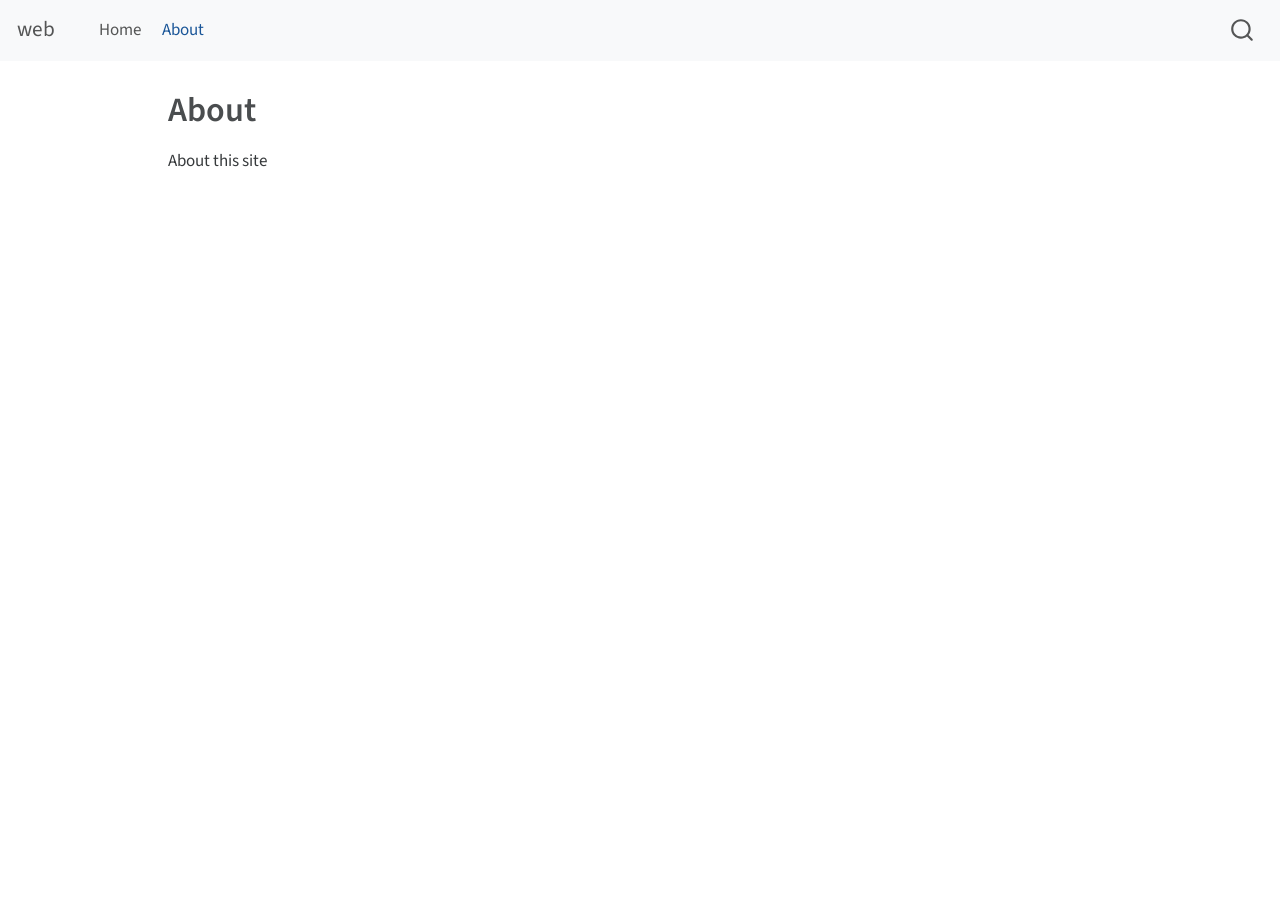
<file: git-page/about.html>
<!DOCTYPE html>
<html xmlns="http://www.w3.org/1999/xhtml" lang="en" xml:lang="en"><head>

<meta charset="utf-8">
<meta name="generator" content="quarto-1.3.450">

<meta name="viewport" content="width=device-width, initial-scale=1.0, user-scalable=yes">


<title>web - About</title>
<style>
code{white-space: pre-wrap;}
span.smallcaps{font-variant: small-caps;}
div.columns{display: flex; gap: min(4vw, 1.5em);}
div.column{flex: auto; overflow-x: auto;}
div.hanging-indent{margin-left: 1.5em; text-indent: -1.5em;}
ul.task-list{list-style: none;}
ul.task-list li input[type="checkbox"] {
  width: 0.8em;
  margin: 0 0.8em 0.2em -1em; /* quarto-specific, see https://github.com/quarto-dev/quarto-cli/issues/4556 */ 
  vertical-align: middle;
}
</style>


<script src="site_libs/quarto-nav/quarto-nav.js"></script>
<script src="site_libs/quarto-nav/headroom.min.js"></script>
<script src="site_libs/clipboard/clipboard.min.js"></script>
<script src="site_libs/quarto-search/autocomplete.umd.js"></script>
<script src="site_libs/quarto-search/fuse.min.js"></script>
<script src="site_libs/quarto-search/quarto-search.js"></script>
<meta name="quarto:offset" content="./">
<script src="site_libs/quarto-html/quarto.js"></script>
<script src="site_libs/quarto-html/popper.min.js"></script>
<script src="site_libs/quarto-html/tippy.umd.min.js"></script>
<script src="site_libs/quarto-html/anchor.min.js"></script>
<link href="site_libs/quarto-html/tippy.css" rel="stylesheet">
<link href="site_libs/quarto-html/quarto-syntax-highlighting.css" rel="stylesheet" id="quarto-text-highlighting-styles">
<script src="site_libs/bootstrap/bootstrap.min.js"></script>
<link href="site_libs/bootstrap/bootstrap-icons.css" rel="stylesheet">
<link href="site_libs/bootstrap/bootstrap.min.css" rel="stylesheet" id="quarto-bootstrap" data-mode="light">
<script id="quarto-search-options" type="application/json">{
  "location": "navbar",
  "copy-button": false,
  "collapse-after": 3,
  "panel-placement": "end",
  "type": "overlay",
  "limit": 20,
  "language": {
    "search-no-results-text": "No results",
    "search-matching-documents-text": "matching documents",
    "search-copy-link-title": "Copy link to search",
    "search-hide-matches-text": "Hide additional matches",
    "search-more-match-text": "more match in this document",
    "search-more-matches-text": "more matches in this document",
    "search-clear-button-title": "Clear",
    "search-detached-cancel-button-title": "Cancel",
    "search-submit-button-title": "Submit",
    "search-label": "Search"
  }
}</script>


<link rel="stylesheet" href="styles.css">
</head>

<body class="nav-fixed">

<div id="quarto-search-results"></div>
  <header id="quarto-header" class="headroom fixed-top">
    <nav class="navbar navbar-expand-lg navbar-dark ">
      <div class="navbar-container container-fluid">
      <div class="navbar-brand-container">
    <a class="navbar-brand" href="./index.html">
    <span class="navbar-title">web</span>
    </a>
  </div>
            <div id="quarto-search" class="" title="Search"></div>
          <button class="navbar-toggler" type="button" data-bs-toggle="collapse" data-bs-target="#navbarCollapse" aria-controls="navbarCollapse" aria-expanded="false" aria-label="Toggle navigation" onclick="if (window.quartoToggleHeadroom) { window.quartoToggleHeadroom(); }">
  <span class="navbar-toggler-icon"></span>
</button>
          <div class="collapse navbar-collapse" id="navbarCollapse">
            <ul class="navbar-nav navbar-nav-scroll me-auto">
  <li class="nav-item">
    <a class="nav-link" href="./index.html" rel="" target="">
 <span class="menu-text">Home</span></a>
  </li>  
  <li class="nav-item">
    <a class="nav-link active" href="./about.html" rel="" target="" aria-current="page">
 <span class="menu-text">About</span></a>
  </li>  
</ul>
            <div class="quarto-navbar-tools ms-auto">
</div>
          </div> <!-- /navcollapse -->
      </div> <!-- /container-fluid -->
    </nav>
</header>
<!-- content -->
<div id="quarto-content" class="quarto-container page-columns page-rows-contents page-layout-article page-navbar">
<!-- sidebar -->
<!-- margin-sidebar -->
    <div id="quarto-margin-sidebar" class="sidebar margin-sidebar">
        
    </div>
<!-- main -->
<main class="content" id="quarto-document-content">

<header id="title-block-header" class="quarto-title-block default">
<div class="quarto-title">
<h1 class="title">About</h1>
</div>



<div class="quarto-title-meta">

    
  
    
  </div>
  

</header>

<p>About this site</p>



</main> <!-- /main -->
<script id="quarto-html-after-body" type="application/javascript">
window.document.addEventListener("DOMContentLoaded", function (event) {
  const toggleBodyColorMode = (bsSheetEl) => {
    const mode = bsSheetEl.getAttribute("data-mode");
    const bodyEl = window.document.querySelector("body");
    if (mode === "dark") {
      bodyEl.classList.add("quarto-dark");
      bodyEl.classList.remove("quarto-light");
    } else {
      bodyEl.classList.add("quarto-light");
      bodyEl.classList.remove("quarto-dark");
    }
  }
  const toggleBodyColorPrimary = () => {
    const bsSheetEl = window.document.querySelector("link#quarto-bootstrap");
    if (bsSheetEl) {
      toggleBodyColorMode(bsSheetEl);
    }
  }
  toggleBodyColorPrimary();  
  const icon = "";
  const anchorJS = new window.AnchorJS();
  anchorJS.options = {
    placement: 'right',
    icon: icon
  };
  anchorJS.add('.anchored');
  const isCodeAnnotation = (el) => {
    for (const clz of el.classList) {
      if (clz.startsWith('code-annotation-')) {                     
        return true;
      }
    }
    return false;
  }
  const clipboard = new window.ClipboardJS('.code-copy-button', {
    text: function(trigger) {
      const codeEl = trigger.previousElementSibling.cloneNode(true);
      for (const childEl of codeEl.children) {
        if (isCodeAnnotation(childEl)) {
          childEl.remove();
        }
      }
      return codeEl.innerText;
    }
  });
  clipboard.on('success', function(e) {
    // button target
    const button = e.trigger;
    // don't keep focus
    button.blur();
    // flash "checked"
    button.classList.add('code-copy-button-checked');
    var currentTitle = button.getAttribute("title");
    button.setAttribute("title", "Copied!");
    let tooltip;
    if (window.bootstrap) {
      button.setAttribute("data-bs-toggle", "tooltip");
      button.setAttribute("data-bs-placement", "left");
      button.setAttribute("data-bs-title", "Copied!");
      tooltip = new bootstrap.Tooltip(button, 
        { trigger: "manual", 
          customClass: "code-copy-button-tooltip",
          offset: [0, -8]});
      tooltip.show();    
    }
    setTimeout(function() {
      if (tooltip) {
        tooltip.hide();
        button.removeAttribute("data-bs-title");
        button.removeAttribute("data-bs-toggle");
        button.removeAttribute("data-bs-placement");
      }
      button.setAttribute("title", currentTitle);
      button.classList.remove('code-copy-button-checked');
    }, 1000);
    // clear code selection
    e.clearSelection();
  });
  function tippyHover(el, contentFn) {
    const config = {
      allowHTML: true,
      content: contentFn,
      maxWidth: 500,
      delay: 100,
      arrow: false,
      appendTo: function(el) {
          return el.parentElement;
      },
      interactive: true,
      interactiveBorder: 10,
      theme: 'quarto',
      placement: 'bottom-start'
    };
    window.tippy(el, config); 
  }
  const noterefs = window.document.querySelectorAll('a[role="doc-noteref"]');
  for (var i=0; i<noterefs.length; i++) {
    const ref = noterefs[i];
    tippyHover(ref, function() {
      // use id or data attribute instead here
      let href = ref.getAttribute('data-footnote-href') || ref.getAttribute('href');
      try { href = new URL(href).hash; } catch {}
      const id = href.replace(/^#\/?/, "");
      const note = window.document.getElementById(id);
      return note.innerHTML;
    });
  }
      let selectedAnnoteEl;
      const selectorForAnnotation = ( cell, annotation) => {
        let cellAttr = 'data-code-cell="' + cell + '"';
        let lineAttr = 'data-code-annotation="' +  annotation + '"';
        const selector = 'span[' + cellAttr + '][' + lineAttr + ']';
        return selector;
      }
      const selectCodeLines = (annoteEl) => {
        const doc = window.document;
        const targetCell = annoteEl.getAttribute("data-target-cell");
        const targetAnnotation = annoteEl.getAttribute("data-target-annotation");
        const annoteSpan = window.document.querySelector(selectorForAnnotation(targetCell, targetAnnotation));
        const lines = annoteSpan.getAttribute("data-code-lines").split(",");
        const lineIds = lines.map((line) => {
          return targetCell + "-" + line;
        })
        let top = null;
        let height = null;
        let parent = null;
        if (lineIds.length > 0) {
            //compute the position of the single el (top and bottom and make a div)
            const el = window.document.getElementById(lineIds[0]);
            top = el.offsetTop;
            height = el.offsetHeight;
            parent = el.parentElement.parentElement;
          if (lineIds.length > 1) {
            const lastEl = window.document.getElementById(lineIds[lineIds.length - 1]);
            const bottom = lastEl.offsetTop + lastEl.offsetHeight;
            height = bottom - top;
          }
          if (top !== null && height !== null && parent !== null) {
            // cook up a div (if necessary) and position it 
            let div = window.document.getElementById("code-annotation-line-highlight");
            if (div === null) {
              div = window.document.createElement("div");
              div.setAttribute("id", "code-annotation-line-highlight");
              div.style.position = 'absolute';
              parent.appendChild(div);
            }
            div.style.top = top - 2 + "px";
            div.style.height = height + 4 + "px";
            let gutterDiv = window.document.getElementById("code-annotation-line-highlight-gutter");
            if (gutterDiv === null) {
              gutterDiv = window.document.createElement("div");
              gutterDiv.setAttribute("id", "code-annotation-line-highlight-gutter");
              gutterDiv.style.position = 'absolute';
              const codeCell = window.document.getElementById(targetCell);
              const gutter = codeCell.querySelector('.code-annotation-gutter');
              gutter.appendChild(gutterDiv);
            }
            gutterDiv.style.top = top - 2 + "px";
            gutterDiv.style.height = height + 4 + "px";
          }
          selectedAnnoteEl = annoteEl;
        }
      };
      const unselectCodeLines = () => {
        const elementsIds = ["code-annotation-line-highlight", "code-annotation-line-highlight-gutter"];
        elementsIds.forEach((elId) => {
          const div = window.document.getElementById(elId);
          if (div) {
            div.remove();
          }
        });
        selectedAnnoteEl = undefined;
      };
      // Attach click handler to the DT
      const annoteDls = window.document.querySelectorAll('dt[data-target-cell]');
      for (const annoteDlNode of annoteDls) {
        annoteDlNode.addEventListener('click', (event) => {
          const clickedEl = event.target;
          if (clickedEl !== selectedAnnoteEl) {
            unselectCodeLines();
            const activeEl = window.document.querySelector('dt[data-target-cell].code-annotation-active');
            if (activeEl) {
              activeEl.classList.remove('code-annotation-active');
            }
            selectCodeLines(clickedEl);
            clickedEl.classList.add('code-annotation-active');
          } else {
            // Unselect the line
            unselectCodeLines();
            clickedEl.classList.remove('code-annotation-active');
          }
        });
      }
  const findCites = (el) => {
    const parentEl = el.parentElement;
    if (parentEl) {
      const cites = parentEl.dataset.cites;
      if (cites) {
        return {
          el,
          cites: cites.split(' ')
        };
      } else {
        return findCites(el.parentElement)
      }
    } else {
      return undefined;
    }
  };
  var bibliorefs = window.document.querySelectorAll('a[role="doc-biblioref"]');
  for (var i=0; i<bibliorefs.length; i++) {
    const ref = bibliorefs[i];
    const citeInfo = findCites(ref);
    if (citeInfo) {
      tippyHover(citeInfo.el, function() {
        var popup = window.document.createElement('div');
        citeInfo.cites.forEach(function(cite) {
          var citeDiv = window.document.createElement('div');
          citeDiv.classList.add('hanging-indent');
          citeDiv.classList.add('csl-entry');
          var biblioDiv = window.document.getElementById('ref-' + cite);
          if (biblioDiv) {
            citeDiv.innerHTML = biblioDiv.innerHTML;
          }
          popup.appendChild(citeDiv);
        });
        return popup.innerHTML;
      });
    }
  }
});
</script>
</div> <!-- /content -->



</body></html>
</file>
<file: docs/assets/css/style.css>
/* ============================================================
   Santiago Vasconcello — Portfolio
   ============================================================ */

/* ---------- Tokens ---------- */
:root {
  --font-body: "Inter", system-ui, sans-serif;
  --font-display: "Space Grotesk", "Inter", system-ui, sans-serif;
  --font-mono: "JetBrains Mono", ui-monospace, monospace;

  --accent-1: #22d3ee;
  --accent-2: #818cf8;
  --gradient: linear-gradient(120deg, var(--accent-1), var(--accent-2));

  --nav-h: 72px;
  --radius: 14px;
  --ease: cubic-bezier(0.22, 1, 0.36, 1);
}

[data-theme="dark"] {
  color-scheme: dark;
  --bg: #070b14;
  --bg-alt: #0a1020;
  --surface: rgba(148, 163, 184, 0.06);
  --surface-hover: rgba(148, 163, 184, 0.12);
  --border: rgba(148, 163, 184, 0.16);
  --text: #e6eaf2;
  --text-muted: #94a3b8;
  --nav-bg: rgba(7, 11, 20, 0.72);
  --shadow: 0 20px 50px -20px rgba(0, 0, 0, 0.7);
  --glow: rgba(129, 140, 248, 0.35);
}

[data-theme="light"] {
  color-scheme: light;
  --bg: #f6f7fb;
  --bg-alt: #eef1f8;
  --surface: rgba(15, 23, 42, 0.04);
  --surface-hover: rgba(15, 23, 42, 0.08);
  --border: rgba(15, 23, 42, 0.12);
  --text: #0f172a;
  --text-muted: #556074;
  --nav-bg: rgba(246, 247, 251, 0.75);
  --shadow: 0 20px 50px -24px rgba(15, 23, 42, 0.25);
  --glow: rgba(129, 140, 248, 0.25);
}

/* ---------- Reset / base ---------- */
*, *::before, *::after { box-sizing: border-box; margin: 0; padding: 0; }

html {
  scroll-behavior: smooth;
  scroll-padding-top: calc(var(--nav-h) + 12px);
}

body {
  font-family: var(--font-body);
  background: var(--bg);
  color: var(--text);
  line-height: 1.65;
  overflow-x: hidden;
  transition: background 0.4s ease, color 0.4s ease;
}

html[lang="ja"] body { font-family: "Inter", "Noto Sans JP", system-ui, sans-serif; }
html[lang="ja"] .hero-name,
html[lang="ja"] .hero-role,
html[lang="ja"] h2 { font-family: "Space Grotesk", "Noto Sans JP", sans-serif; }

img { max-width: 100%; display: block; }
a { color: inherit; text-decoration: none; }
ul { list-style: none; }
button { font: inherit; background: none; border: none; cursor: pointer; color: inherit; }

.container { width: min(1120px, 100% - 3rem); margin-inline: auto; }

::selection { background: var(--accent-2); color: #fff; }

:focus-visible {
  outline: 2px solid var(--accent-1);
  outline-offset: 3px;
  border-radius: 4px;
}

.grad {
  background: var(--gradient);
  -webkit-background-clip: text;
  background-clip: text;
  color: transparent;
}

/* ---------- Scroll progress ---------- */
.scroll-progress {
  position: fixed;
  top: 0; left: 0;
  height: 3px; width: 0%;
  background: var(--gradient);
  z-index: 200;
}

/* ---------- Nav ---------- */
.nav {
  position: fixed;
  inset: 0 0 auto 0;
  z-index: 100;
  background: var(--nav-bg);
  backdrop-filter: blur(14px);
  -webkit-backdrop-filter: blur(14px);
  border-bottom: 1px solid transparent;
  transition: border-color 0.3s ease;
}
.nav.scrolled { border-bottom-color: var(--border); }

.nav-inner {
  height: var(--nav-h);
  display: flex;
  align-items: center;
  justify-content: space-between;
  gap: 1rem;
}

.nav-logo {
  font-family: var(--font-display);
  font-weight: 700;
  font-size: 1.5rem;
  letter-spacing: -0.02em;
}
.nav-logo span { color: var(--accent-1); }

.nav-links {
  display: flex;
  align-items: center;
  gap: 1.6rem;
}

.nav-link {
  position: relative;
  font-size: 0.92rem;
  color: var(--text-muted);
  transition: color 0.25s ease;
}
.nav-link::after {
  content: "";
  position: absolute;
  left: 0; bottom: -6px;
  width: 100%; height: 2px;
  background: var(--gradient);
  transform: scaleX(0);
  transform-origin: left;
  transition: transform 0.3s var(--ease);
}
.nav-link:hover, .nav-link.active { color: var(--text); }
.nav-link:hover::after, .nav-link.active::after { transform: scaleX(1); }

.nav-cv { margin-left: 0.4rem; }

.nav-actions { display: flex; align-items: center; gap: 0.75rem; }

/* ---------- Lang dropdown ---------- */
.lang-select { position: relative; }
.lang-btn {
  display: inline-flex;
  align-items: center;
  gap: 0.35rem;
  padding: 0 0.6rem;
  height: 40px;
  border-radius: 10px;
  border: 1px solid var(--border);
  background: transparent;
  color: var(--text-muted);
  cursor: pointer;
  transition: color 0.25s, border-color 0.25s, transform 0.25s;
}
.lang-btn:hover { color: var(--text); border-color: var(--accent-2); transform: translateY(-2px); }
.lang-btn svg { width: 16px; height: 16px; }
.lang-current { font-family: var(--font-mono); font-size: 0.7rem; font-weight: 600; letter-spacing: 0.02em; }
.lang-chev { width: 12px !important; height: 12px !important; transition: transform 0.25s var(--ease); }
.lang-btn[aria-expanded="true"] .lang-chev { transform: rotate(180deg); }

.lang-menu {
  position: absolute;
  top: calc(100% + 8px);
  right: 0;
  width: 140px;
  list-style: none;
  background: var(--bg);
  border: 1px solid var(--border);
  border-radius: 10px;
  padding: 0.3rem;
  box-shadow: 0 10px 30px -10px rgba(0, 0, 0, 0.5);
  display: none !important;
  z-index: 120;
}
.lang-menu.open { display: block !important; }
.lang-menu li { width: 100%; margin: 0; padding: 0; }
.lang-menu button {
  width: 100%;
  text-align: left;
  padding: 0.5rem 0.7rem;
  border-radius: 6px;
  font-size: 0.9rem;
  color: var(--text-muted);
  background: transparent;
  border: none;
  cursor: pointer;
  transition: color 0.2s, background 0.2s;
}
.lang-menu button:hover { color: var(--text); background: var(--surface-hover); }
.lang-menu button.active { color: var(--accent-1); font-weight: 600; }

.theme-toggle {
  width: 40px; height: 40px;
  display: grid; place-items: center;
  border-radius: 10px;
  border: 1px solid var(--border);
  color: var(--text-muted);
  transition: color 0.25s, border-color 0.25s, transform 0.25s;
}
.theme-toggle:hover { color: var(--text); border-color: var(--accent-2); transform: translateY(-2px); }
.theme-toggle svg { width: 19px; height: 19px; }
[data-theme="dark"] .icon-sun { display: block; }
[data-theme="dark"] .icon-moon { display: none; }
[data-theme="light"] .icon-sun { display: none; }
[data-theme="light"] .icon-moon { display: block; }

.nav-burger {
  display: none;
  flex-direction: column;
  gap: 5px;
  padding: 8px;
}
.nav-burger span {
  width: 22px; height: 2px;
  background: var(--text);
  border-radius: 2px;
  transition: transform 0.3s var(--ease), opacity 0.3s;
}
.nav-burger.open span:nth-child(1) { transform: translateY(7px) rotate(45deg); }
.nav-burger.open span:nth-child(2) { opacity: 0; }
.nav-burger.open span:nth-child(3) { transform: translateY(-7px) rotate(-45deg); }

/* ---------- Buttons ---------- */
.btn {
  display: inline-flex;
  align-items: center;
  gap: 0.55rem;
  padding: 0.8rem 1.6rem;
  border-radius: 999px;
  font-weight: 600;
  font-size: 0.95rem;
  transition: transform 0.25s var(--ease), box-shadow 0.25s, background 0.25s, border-color 0.25s;
}
.btn svg { width: 17px; height: 17px; }

.btn-primary {
  background: var(--gradient);
  color: #0b1120;
  box-shadow: 0 8px 30px -10px var(--glow);
}
.btn-primary:hover { transform: translateY(-3px); box-shadow: 0 14px 40px -10px var(--glow); }

.btn-outline {
  border: 1px solid var(--border);
  color: var(--text);
  background: var(--surface);
}
.btn-outline:hover { transform: translateY(-3px); border-color: var(--accent-2); }

.btn-sm { padding: 0.45rem 1.1rem; font-size: 0.85rem; }
.btn-lg { padding: 1rem 2.1rem; font-size: 1.05rem; }

/* ---------- Hero ---------- */
.hero {
  position: relative;
  min-height: 100svh;
  display: flex;
  align-items: center;
  overflow: hidden;
}

#particles {
  position: absolute;
  inset: 0;
  width: 100%; height: 100%;
  opacity: 0.55;
}

.hero-orbs { position: absolute; inset: 0; overflow: hidden; pointer-events: none; }
.orb {
  position: absolute;
  border-radius: 50%;
  filter: blur(90px);
  opacity: 0.5;
  animation: drift 14s ease-in-out infinite alternate;
}
.orb-1 {
  width: 480px; height: 480px;
  background: radial-gradient(circle, rgba(34, 211, 238, 0.35), transparent 65%);
  top: -120px; right: -80px;
}
.orb-2 {
  width: 520px; height: 520px;
  background: radial-gradient(circle, rgba(129, 140, 248, 0.32), transparent 65%);
  bottom: -160px; left: -120px;
  animation-delay: -7s;
}
[data-theme="light"] .orb { opacity: 0.35; }

@keyframes drift {
  from { transform: translate(0, 0) scale(1); }
  to   { transform: translate(-40px, 40px) scale(1.12); }
}

.hero-content { position: relative; z-index: 2; padding-block: calc(var(--nav-h) + 3rem) 5rem; }

.hero-kicker {
  font-family: var(--font-mono);
  color: var(--accent-1);
  font-size: 1rem;
  margin-bottom: 1.2rem;
}

.hero-name {
  font-family: var(--font-display);
  font-size: clamp(2.6rem, 7.5vw, 5rem);
  font-weight: 700;
  letter-spacing: -0.03em;
  line-height: 1.05;
}

.hero-role {
  font-family: var(--font-display);
  font-size: clamp(1.4rem, 4vw, 2.6rem);
  font-weight: 600;
  min-height: 1.4em;
  margin-top: 0.6rem;
}

.caret {
  display: inline-block;
  width: 3px; height: 1em;
  margin-left: 4px;
  background: var(--accent-1);
  vertical-align: -0.12em;
  animation: blink 1s step-end infinite;
}
@keyframes blink { 50% { opacity: 0; } }

.hero-desc {
  max-width: 620px;
  margin-top: 1.6rem;
  color: var(--text-muted);
  font-size: 1.08rem;
}
.hero-desc strong { color: var(--text); }

.hero-cta { display: flex; flex-wrap: wrap; gap: 1rem; margin-top: 2.4rem; }

.hero-socials { display: flex; gap: 1.1rem; margin-top: 2.6rem; }
.hero-socials a {
  width: 42px; height: 42px;
  display: grid; place-items: center;
  border-radius: 12px;
  border: 1px solid var(--border);
  color: var(--text-muted);
  transition: color 0.25s, border-color 0.25s, transform 0.25s var(--ease), box-shadow 0.25s;
}
.hero-socials a:hover {
  color: var(--accent-1);
  border-color: var(--accent-1);
  transform: translateY(-4px);
  box-shadow: 0 10px 25px -12px var(--glow);
}
.hero-socials svg { width: 20px; height: 20px; }

.hero-scroll {
  position: absolute;
  bottom: 2rem; left: 50%;
  transform: translateX(-50%);
  z-index: 2;
}
.mouse {
  display: block;
  width: 26px; height: 42px;
  border: 2px solid var(--text-muted);
  border-radius: 14px;
  position: relative;
}
.wheel {
  position: absolute;
  top: 7px; left: 50%;
  width: 4px; height: 8px;
  margin-left: -2px;
  border-radius: 4px;
  background: var(--accent-1);
  animation: wheel 1.8s ease-in-out infinite;
}
@keyframes wheel {
  0% { transform: translateY(0); opacity: 1; }
  70% { transform: translateY(12px); opacity: 0; }
  100% { transform: translateY(0); opacity: 0; }
}

/* ---------- Sections ---------- */
.section { padding-block: 6.5rem; position: relative; }
.section-alt { background: var(--bg-alt); }

.section-head { margin-bottom: 3.2rem; }
.section-kicker {
  font-family: var(--font-mono);
  font-size: 0.9rem;
  color: var(--accent-1);
  display: block;
  margin-bottom: 0.6rem;
}
.section-title {
  font-family: var(--font-display);
  font-size: clamp(1.8rem, 4.5vw, 2.7rem);
  font-weight: 700;
  letter-spacing: -0.02em;
}

/* ---------- Sobre mí ---------- */
.about-grid {
  display: grid;
  grid-template-columns: 300px 1fr;
  gap: 3.5rem;
  align-items: start;
}

.photo-frame {
  position: relative;
  border-radius: var(--radius);
}
.photo-frame::before {
  content: "";
  position: absolute;
  inset: -3px;
  border-radius: calc(var(--radius) + 3px);
  background: var(--gradient);
  z-index: -1;
  filter: blur(1px);
}
.photo-frame::after {
  content: "";
  position: absolute;
  inset: -3px;
  border-radius: calc(var(--radius) + 3px);
  background: var(--gradient);
  z-index: -2;
  filter: blur(28px);
  opacity: 0.45;
}
.photo-frame img {
  border-radius: var(--radius);
  width: 100%;
  aspect-ratio: 1;
  object-fit: cover;
}

.about-text p { color: var(--text-muted); margin-bottom: 1.1rem; }
.about-text strong { color: var(--text); }

.about-facts {
  display: grid;
  grid-template-columns: repeat(auto-fit, minmax(120px, 1fr));
  gap: 1rem;
  margin-top: 2rem;
}
.about-facts li {
  background: var(--surface);
  border: 1px solid var(--border);
  border-radius: var(--radius);
  padding: 1rem 1.1rem;
  transition: transform 0.25s var(--ease), border-color 0.25s;
}
.about-facts li:hover { transform: translateY(-4px); border-color: var(--accent-2); }
.fact-num {
  display: block;
  font-family: var(--font-display);
  font-size: 1.7rem;
  font-weight: 700;
}
.fact-label { font-size: 0.82rem; color: var(--text-muted); }

/* ---------- Timeline ---------- */
.timeline { position: relative; max-width: 780px; }
.timeline::before {
  content: "";
  position: absolute;
  left: 9px; top: 8px; bottom: 8px;
  width: 2px;
  background: linear-gradient(180deg, var(--accent-1), var(--accent-2), transparent);
  opacity: 0.5;
}

.timeline-item { position: relative; padding-left: 2.6rem; padding-bottom: 2.4rem; }
.timeline-item:last-child { padding-bottom: 0; }

.timeline-dot {
  position: absolute;
  left: 0; top: 8px;
  width: 20px; height: 20px;
  border-radius: 50%;
  background: var(--bg);
  border: 2px solid var(--accent-1);
  box-shadow: 0 0 0 5px color-mix(in srgb, var(--accent-1) 18%, transparent), 0 0 18px var(--glow);
}

.timeline-card {
  background: var(--surface);
  border: 1px solid var(--border);
  border-radius: var(--radius);
  padding: 1.6rem 1.8rem;
  transition: transform 0.3s var(--ease), border-color 0.3s, box-shadow 0.3s;
}
.timeline-card:hover {
  transform: translateX(6px);
  border-color: var(--accent-2);
  box-shadow: var(--shadow);
}

.timeline-top {
  display: flex;
  flex-wrap: wrap;
  align-items: baseline;
  justify-content: space-between;
  gap: 0.5rem 1rem;
}
.timeline-top h3 { font-family: var(--font-display); font-size: 1.2rem; }
.timeline-date {
  font-family: var(--font-mono);
  font-size: 0.8rem;
  color: var(--accent-1);
  white-space: nowrap;
}
.timeline-org { color: var(--text-muted); font-weight: 500; margin: 0.15rem 0 0.9rem; }

.timeline-card ul:not(.courses) li {
  position: relative;
  padding-left: 1.2rem;
  color: var(--text-muted);
  font-size: 0.95rem;
  margin-bottom: 0.4rem;
}
.timeline-card ul:not(.courses) li::before {
  content: "▹";
  position: absolute;
  left: 0;
  color: var(--accent-1);
}
.timeline-card li strong { color: var(--text); }

.courses { display: grid; grid-template-columns: 1fr 1fr; gap: 0.35rem 1.5rem; }
.courses li {
  display: flex;
  justify-content: space-between;
  gap: 1rem;
  font-size: 0.92rem;
  color: var(--text-muted);
  border-bottom: 1px dashed var(--border);
  padding-block: 0.3rem;
}
.courses li span { font-family: var(--font-mono); font-size: 0.78rem; color: var(--accent-1); white-space: nowrap; }

.tags { display: flex; flex-wrap: wrap; gap: 0.45rem; margin-top: 1rem; }
.tags span {
  font-family: var(--font-mono);
  font-size: 0.72rem;
  padding: 0.25rem 0.7rem;
  border-radius: 999px;
  background: color-mix(in srgb, var(--accent-2) 12%, transparent);
  color: var(--accent-2);
  border: 1px solid color-mix(in srgb, var(--accent-2) 30%, transparent);
}

/* ---------- Skills ---------- */
.skills-grid {
  display: grid;
  grid-template-columns: repeat(auto-fit, minmax(260px, 1fr));
  gap: 1.4rem;
}

.skill-card {
  background: var(--surface);
  border: 1px solid var(--border);
  border-radius: var(--radius);
  padding: 1.6rem;
  transition: transform 0.3s var(--ease), border-color 0.3s;
}
.skill-card:hover { transform: translateY(-5px); border-color: var(--accent-1); }
.skill-card h3 {
  font-family: var(--font-display);
  font-size: 1.05rem;
  margin-bottom: 1.1rem;
  display: flex;
  align-items: center;
  gap: 0.6rem;
}
.skill-ico { color: var(--accent-1); }

.chips { display: flex; flex-wrap: wrap; gap: 0.5rem; }
.chip {
  font-size: 0.85rem;
  padding: 0.35rem 0.85rem;
  border-radius: 999px;
  background: var(--surface-hover);
  border: 1px solid var(--border);
  color: var(--text-muted);
  transition: color 0.25s, border-color 0.25s, transform 0.25s;
}
.chip:hover { color: var(--accent-1); border-color: var(--accent-1); transform: translateY(-2px); }

/* ---------- Educación ---------- */
.edu-grid {
  display: grid;
  grid-template-columns: repeat(auto-fit, minmax(280px, 1fr));
  gap: 1.4rem;
}
.edu-card {
  background: var(--surface);
  border: 1px solid var(--border);
  border-radius: var(--radius);
  padding: 1.8rem;
  transition: transform 0.3s var(--ease), border-color 0.3s, box-shadow 0.3s;
}
.edu-card:hover { transform: translateY(-6px); border-color: var(--accent-2); box-shadow: var(--shadow); }
.edu-years {
  font-family: var(--font-mono);
  font-size: 0.78rem;
  color: var(--accent-1);
}
.edu-card h3 { font-family: var(--font-display); font-size: 1.2rem; margin-top: 0.5rem; }
.edu-org { color: var(--text); font-weight: 500; font-size: 0.92rem; margin: 0.2rem 0 0.7rem; }
.edu-desc { color: var(--text-muted); font-size: 0.92rem; }

/* ---------- Contacto ---------- */
.contact-inner { text-align: center; max-width: 640px; }
.contact-title {
  font-family: var(--font-display);
  font-size: clamp(2rem, 5.5vw, 3.2rem);
  font-weight: 700;
  letter-spacing: -0.02em;
  margin-bottom: 1.2rem;
}
.contact-desc { color: var(--text-muted); margin-bottom: 2.2rem; font-size: 1.05rem; }

.contact-socials {
  display: flex;
  justify-content: center;
  gap: 0.8rem;
  margin-top: 2.4rem;
  color: var(--text-muted);
  font-family: var(--font-mono);
  font-size: 0.88rem;
}
.contact-socials a { transition: color 0.25s; }
.contact-socials a:hover { color: var(--accent-1); }

/* ---------- Footer ---------- */
.footer {
  padding-block: 2.4rem;
  border-top: 1px solid var(--border);
  text-align: center;
  color: var(--text-muted);
  font-size: 0.88rem;
}
.footer-sub { font-family: var(--font-mono); font-size: 0.76rem; margin-top: 0.3rem; }

/* ---------- Back to top ---------- */
.back-top {
  position: fixed;
  right: 1.4rem; bottom: 1.4rem;
  width: 46px; height: 46px;
  display: grid; place-items: center;
  border-radius: 12px;
  background: var(--surface);
  border: 1px solid var(--border);
  color: var(--text-muted);
  opacity: 0;
  visibility: hidden;
  transform: translateY(12px);
  transition: opacity 0.3s, transform 0.3s var(--ease), visibility 0.3s, color 0.25s, border-color 0.25s;
  z-index: 90;
}
.back-top.visible { opacity: 1; visibility: visible; transform: translateY(0); }
.back-top:hover { color: var(--accent-1); border-color: var(--accent-1); }
.back-top svg { width: 20px; height: 20px; }

/* ---------- Reveal animation ---------- */
.reveal {
  opacity: 0;
  transform: translateY(28px);
  transition: opacity 0.7s var(--ease), transform 0.7s var(--ease);
  transition-delay: var(--delay, 0s);
}
.reveal.visible { opacity: 1; transform: none; }

/* ---------- Responsive ---------- */
@media (max-width: 860px) {
  .about-grid { grid-template-columns: 1fr; gap: 2.5rem; }
  .about-photo { max-width: 300px; margin-inline: auto; }
  .project-card.featured { grid-column: span 1; }
}

@media (max-width: 760px) {
  .nav-burger { display: flex; }

  .nav-links {
    position: fixed;
    top: var(--nav-h); right: 0;
    flex-direction: column;
    align-items: flex-start;
    gap: 0.4rem;
    width: min(320px, 82vw);
    height: calc(100dvh - var(--nav-h));
    padding: 2rem 1.8rem;
    background: var(--nav-bg);
    backdrop-filter: blur(18px);
    -webkit-backdrop-filter: blur(18px);
    border-left: 1px solid var(--border);
    transform: translateX(100%);
    transition: transform 0.4s var(--ease);
  }
  .nav-links.open { transform: translateX(0); }
  .nav-link { font-size: 1.05rem; padding-block: 0.5rem; }
  .nav-cv { margin: 0.6rem 0 0; }

  .section { padding-block: 4.5rem; }
  .courses { grid-template-columns: 1fr; }
  .hero-socials { flex-wrap: wrap; }

  .lang-menu { right: -0.4rem; min-width: 150px; }
}

@media (max-width: 420px) {
  .lang-btn .lang-current { display: none; }
  .lang-btn { padding: 0 0.5rem; }
}

/* ---------- Reduced motion ---------- */
@media (prefers-reduced-motion: reduce) {
  html { scroll-behavior: auto; }
  *, *::before, *::after {
    animation-duration: 0.01ms !important;
    animation-iteration-count: 1 !important;
    transition-duration: 0.01ms !important;
  }
  .reveal { opacity: 1; transform: none; }
  #particles { display: none; }
}
</file>
<file: git-page/site_libs/quarto-html/tippy.css>
.tippy-box[data-animation=fade][data-state=hidden]{opacity:0}[data-tippy-root]{max-width:calc(100vw - 10px)}.tippy-box{position:relative;background-color:#333;color:#fff;border-radius:4px;font-size:14px;line-height:1.4;white-space:normal;outline:0;transition-property:transform,visibility,opacity}.tippy-box[data-placement^=top]>.tippy-arrow{bottom:0}.tippy-box[data-placement^=top]>.tippy-arrow:before{bottom:-7px;left:0;border-width:8px 8px 0;border-top-color:initial;transform-origin:center top}.tippy-box[data-placement^=bottom]>.tippy-arrow{top:0}.tippy-box[data-placement^=bottom]>.tippy-arrow:before{top:-7px;left:0;border-width:0 8px 8px;border-bottom-color:initial;transform-origin:center bottom}.tippy-box[data-placement^=left]>.tippy-arrow{right:0}.tippy-box[data-placement^=left]>.tippy-arrow:before{border-width:8px 0 8px 8px;border-left-color:initial;right:-7px;transform-origin:center left}.tippy-box[data-placement^=right]>.tippy-arrow{left:0}.tippy-box[data-placement^=right]>.tippy-arrow:before{left:-7px;border-width:8px 8px 8px 0;border-right-color:initial;transform-origin:center right}.tippy-box[data-inertia][data-state=visible]{transition-timing-function:cubic-bezier(.54,1.5,.38,1.11)}.tippy-arrow{width:16px;height:16px;color:#333}.tippy-arrow:before{content:"";position:absolute;border-color:transparent;border-style:solid}.tippy-content{position:relative;padding:5px 9px;z-index:1}
</file>
<file: git-page/site_libs/quarto-html/quarto-syntax-highlighting.css>
/* quarto syntax highlight colors */
:root {
  --quarto-hl-ot-color: #003B4F;
  --quarto-hl-at-color: #657422;
  --quarto-hl-ss-color: #20794D;
  --quarto-hl-an-color: #5E5E5E;
  --quarto-hl-fu-color: #4758AB;
  --quarto-hl-st-color: #20794D;
  --quarto-hl-cf-color: #003B4F;
  --quarto-hl-op-color: #5E5E5E;
  --quarto-hl-er-color: #AD0000;
  --quarto-hl-bn-color: #AD0000;
  --quarto-hl-al-color: #AD0000;
  --quarto-hl-va-color: #111111;
  --quarto-hl-bu-color: inherit;
  --quarto-hl-ex-color: inherit;
  --quarto-hl-pp-color: #AD0000;
  --quarto-hl-in-color: #5E5E5E;
  --quarto-hl-vs-color: #20794D;
  --quarto-hl-wa-color: #5E5E5E;
  --quarto-hl-do-color: #5E5E5E;
  --quarto-hl-im-color: #00769E;
  --quarto-hl-ch-color: #20794D;
  --quarto-hl-dt-color: #AD0000;
  --quarto-hl-fl-color: #AD0000;
  --quarto-hl-co-color: #5E5E5E;
  --quarto-hl-cv-color: #5E5E5E;
  --quarto-hl-cn-color: #8f5902;
  --quarto-hl-sc-color: #5E5E5E;
  --quarto-hl-dv-color: #AD0000;
  --quarto-hl-kw-color: #003B4F;
}

/* other quarto variables */
:root {
  --quarto-font-monospace: SFMono-Regular, Menlo, Monaco, Consolas, "Liberation Mono", "Courier New", monospace;
}

pre > code.sourceCode > span {
  color: #003B4F;
}

code span {
  color: #003B4F;
}

code.sourceCode > span {
  color: #003B4F;
}

div.sourceCode,
div.sourceCode pre.sourceCode {
  color: #003B4F;
}

code span.ot {
  color: #003B4F;
  font-style: inherit;
}

code span.at {
  color: #657422;
  font-style: inherit;
}

code span.ss {
  color: #20794D;
  font-style: inherit;
}

code span.an {
  color: #5E5E5E;
  font-style: inherit;
}

code span.fu {
  color: #4758AB;
  font-style: inherit;
}

code span.st {
  color: #20794D;
  font-style: inherit;
}

code span.cf {
  color: #003B4F;
  font-style: inherit;
}

code span.op {
  color: #5E5E5E;
  font-style: inherit;
}

code span.er {
  color: #AD0000;
  font-style: inherit;
}

code span.bn {
  color: #AD0000;
  font-style: inherit;
}

code span.al {
  color: #AD0000;
  font-style: inherit;
}

code span.va {
  color: #111111;
  font-style: inherit;
}

code span.bu {
  font-style: inherit;
}

code span.ex {
  font-style: inherit;
}

code span.pp {
  color: #AD0000;
  font-style: inherit;
}

code span.in {
  color: #5E5E5E;
  font-style: inherit;
}

code span.vs {
  color: #20794D;
  font-style: inherit;
}

code span.wa {
  color: #5E5E5E;
  font-style: italic;
}

code span.do {
  color: #5E5E5E;
  font-style: italic;
}

code span.im {
  color: #00769E;
  font-style: inherit;
}

code span.ch {
  color: #20794D;
  font-style: inherit;
}

code span.dt {
  color: #AD0000;
  font-style: inherit;
}

code span.fl {
  color: #AD0000;
  font-style: inherit;
}

code span.co {
  color: #5E5E5E;
  font-style: inherit;
}

code span.cv {
  color: #5E5E5E;
  font-style: italic;
}

code span.cn {
  color: #8f5902;
  font-style: inherit;
}

code span.sc {
  color: #5E5E5E;
  font-style: inherit;
}

code span.dv {
  color: #AD0000;
  font-style: inherit;
}

code span.kw {
  color: #003B4F;
  font-style: inherit;
}

.prevent-inlining {
  content: "</";
}

/*# sourceMappingURL=debc5d5d77c3f9108843748ff7464032.css.map */
</file>
<file: git-page/styles.css>
/* css styles */
</file>
